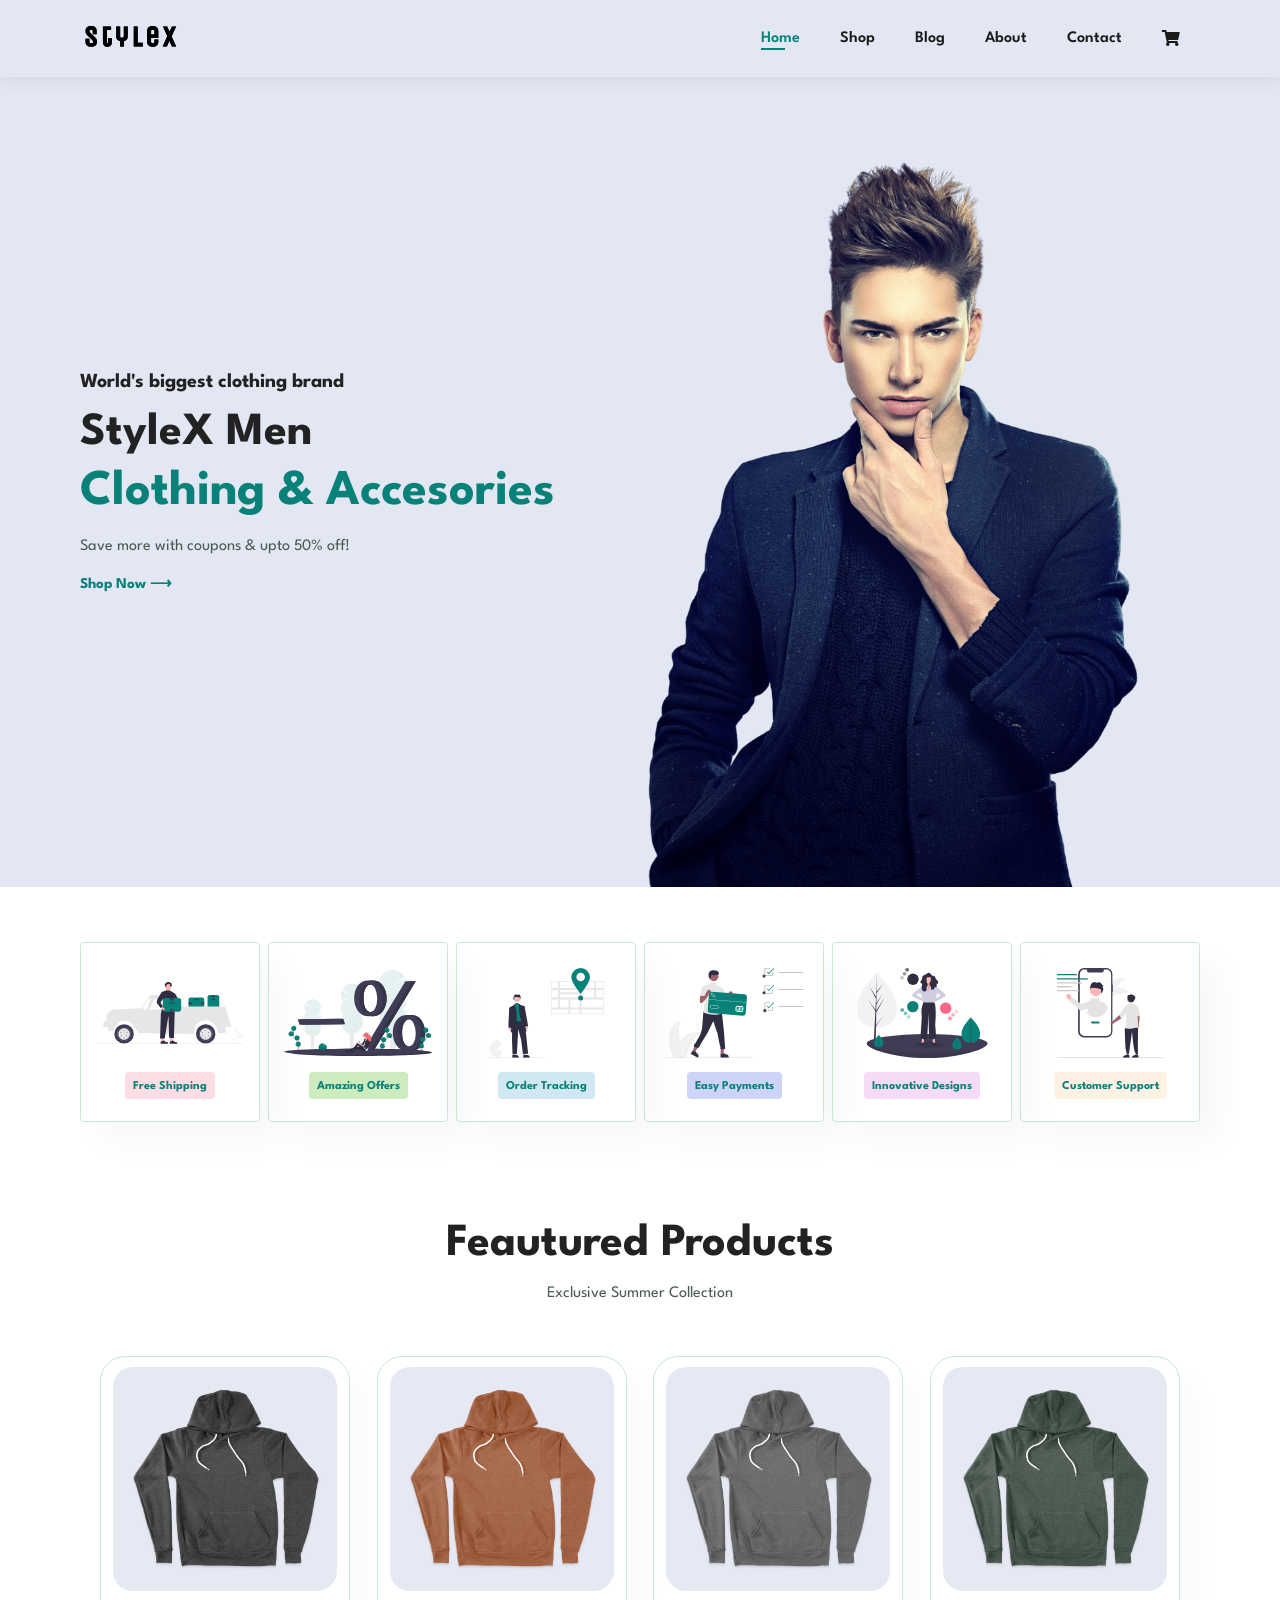
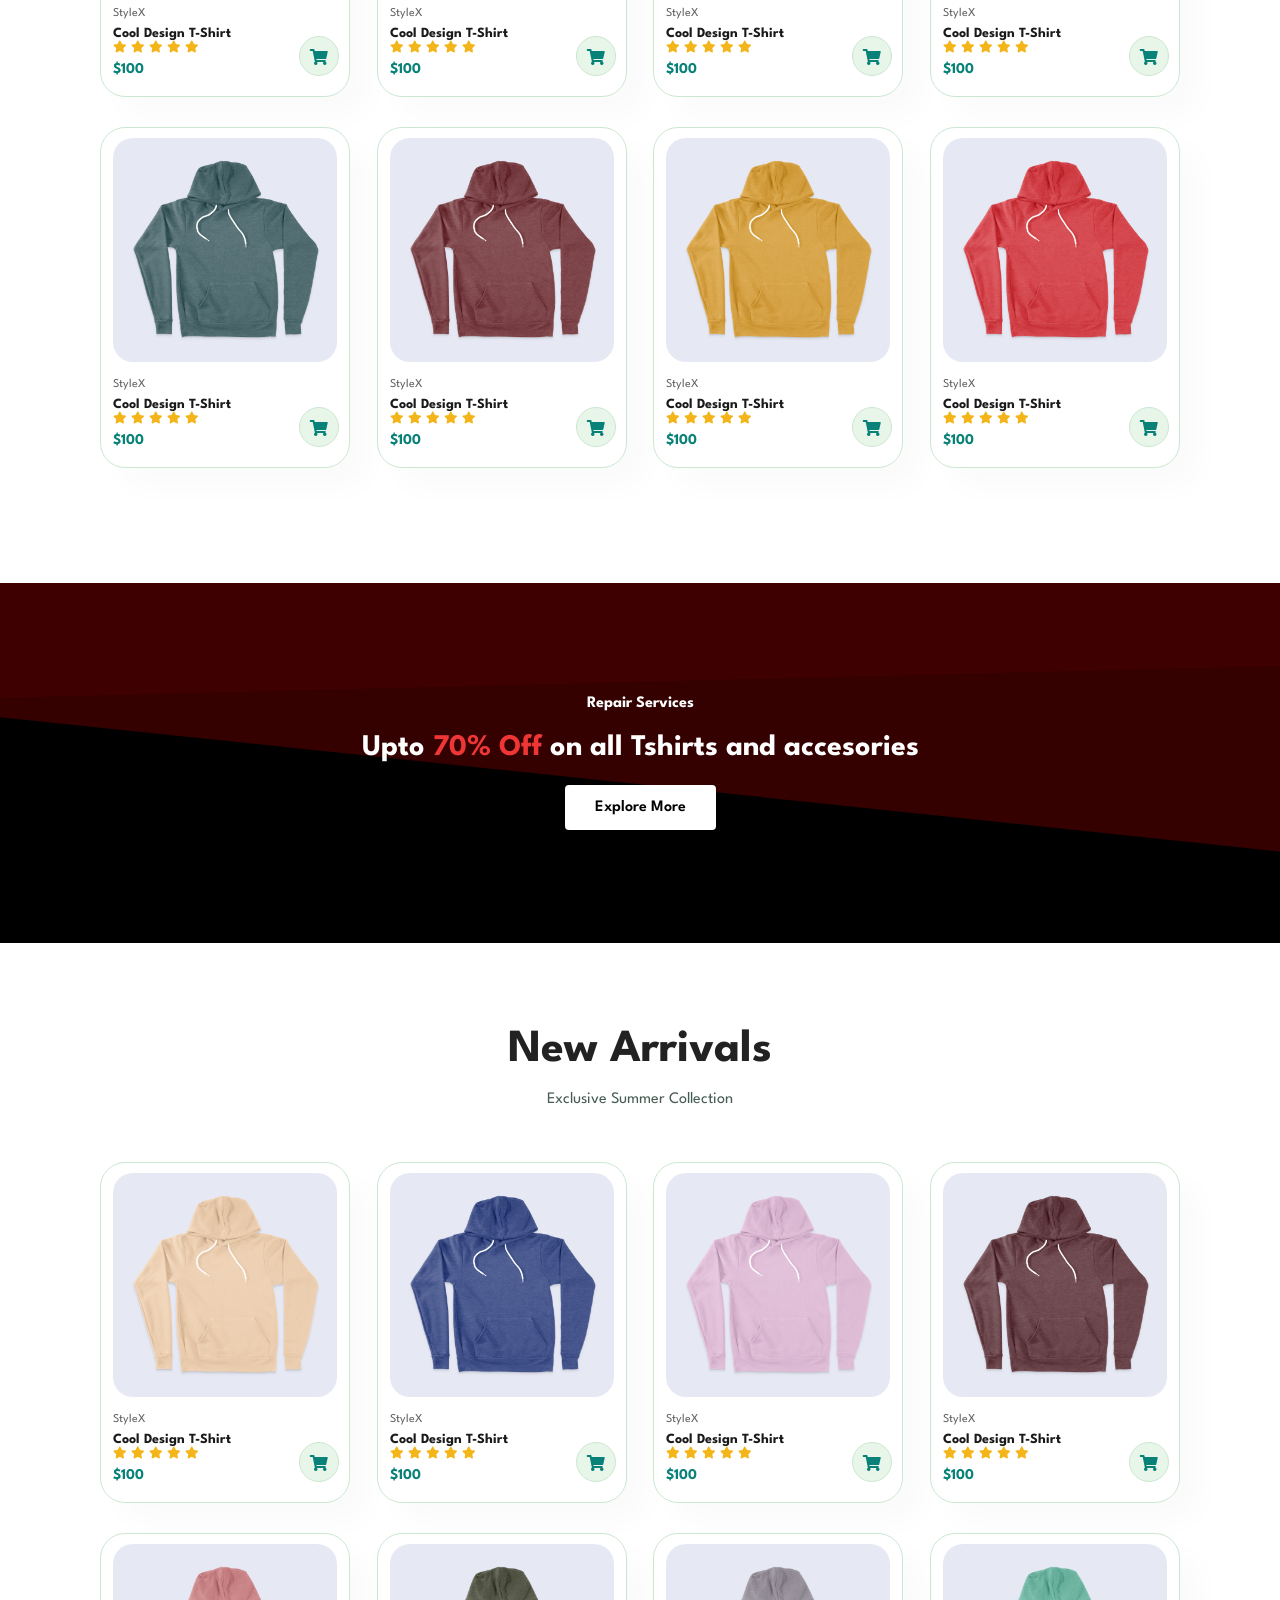
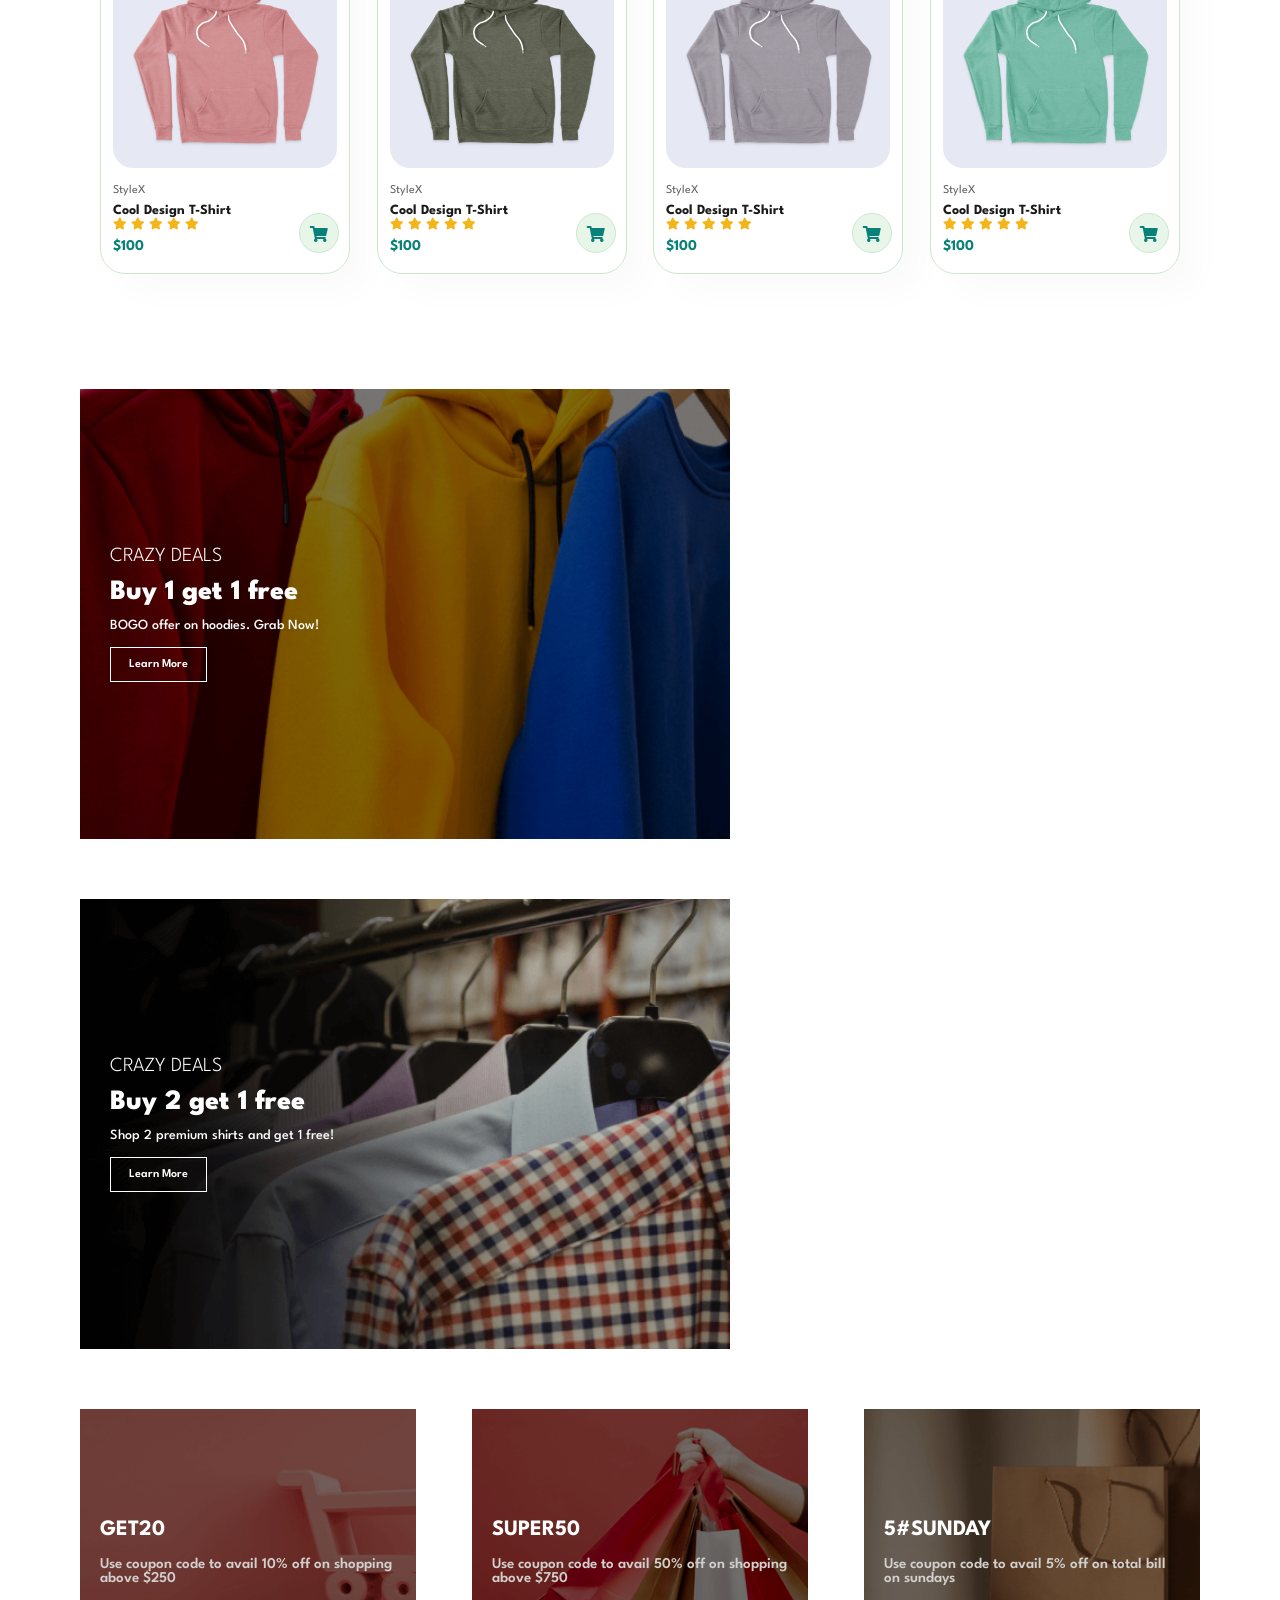
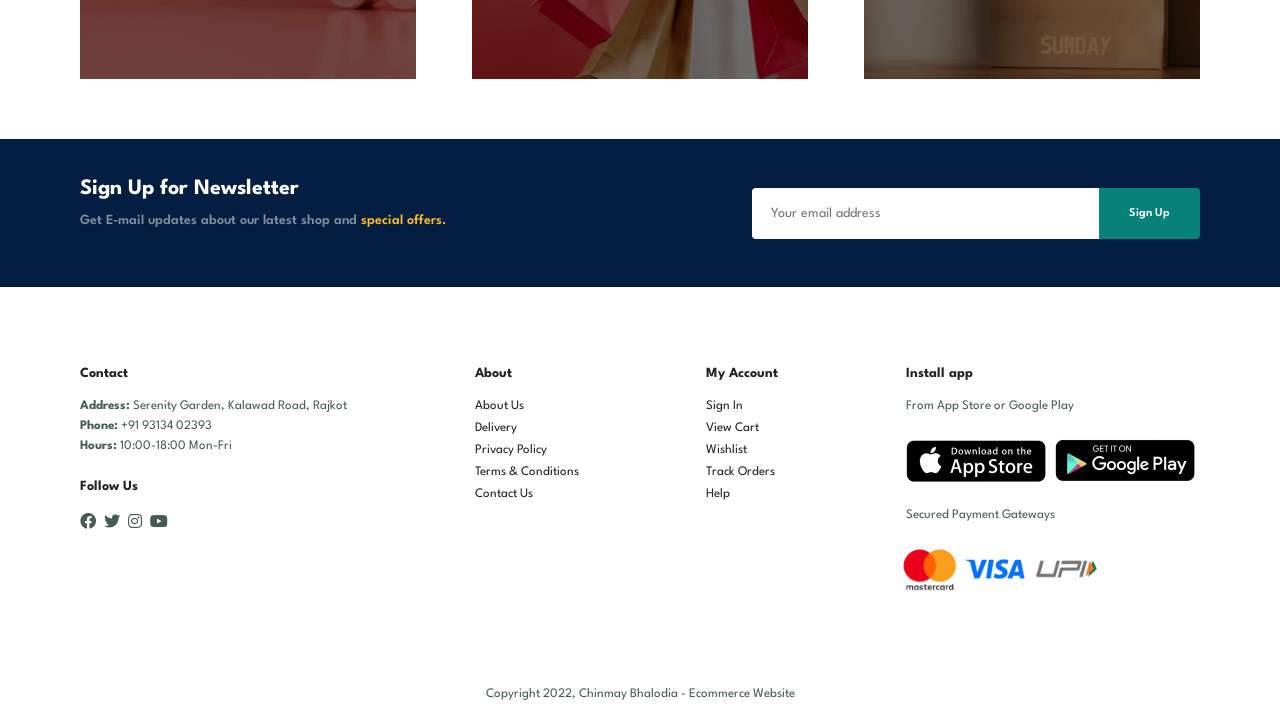
<file: index.html>
<!DOCTYPE html>
<html lang="en">
<head>
    <meta charset="UTF-8">
    <meta http-equiv="X-UA-Compatible" content="IE=edge">
    <meta name="viewport" content="width=device-width, initial-scale=1.0">
    <title>E-Commerce Website</title>
    <link rel="stylesheet" href="https://use.fontawesome.com/releases/v5.15.4/css/all.css" />
    <link rel="stylesheet" href="style.css">

</head>
<body>

    <section id="header">
        <a href="#"><img src="./assets/logo.svg" class="logo" alt="Logo"></a>

        <div>
            <ul id="navbar">
                <li><a href="index.html" class="active">Home</a></li>
                <li><a href="shop.html">Shop</a></li>
                <li><a href="blog.html">Blog</a></li>
                <li><a href="about.html">About</a></li>
                <li><a href="contact.html">Contact</a></li>
                <li><a href="cart.html" id="lg-bag"><i class="fas fa-shopping-cart"></i></a></li>
                <a href="#" id="close"><i class="fas fa-times"></i></a>
            </ul>
        </div>
        <div class="mobile">
            <a href="cart.html"><i class="fas fa-shopping-cart"></i></a>
            <i id="bar" class="fas fa-outdent"></i>
        </div>
    </section>
    
     <section id="hero">
        <h4>World's biggest clothing brand</h4>
        <h2>StyleX Men</h2>
        <h1>Clothing & Accesories</h1>
        <p>Save more with coupons & upto 50% off!</p>
        <button>Shop Now &#10230;</button>
     </section>

     <section id="feature" class="section-p1">
        <div class="ft-box">
            <img src="./assets/ft1.svg" alt="icon">
            <h6>Free Shipping</h6>
        </div>
        <div class="ft-box">
            <img src="./assets/ft4.svg" alt="icon">
            <h6>Amazing Offers</h6>
        </div>
        <div class="ft-box">
            <img src="./assets/ft2.svg" alt="icon">
            <h6>Order Tracking</h6>
        </div>
        <div class="ft-box">
            <img src="./assets/ft3.svg" alt="icon">
            <h6>Easy Payments</h6>
        </div>
        <div class="ft-box">
            <img src="./assets/ft5.svg" alt="icon">
            <h6>Innovative Designs</h6>
        </div>
        <div class="ft-box">
            <img src="./assets/ft6.svg" alt="icon">
            <h6>Customer Support</h6>
        </div>
     </section>

     <section id="product1" class="section-p1">
        <h2>Feautured Products</h2>
        <p>Exclusive Summer Collection</p>

        <div class="pro-container">
            <div class="pro" onclick="window.location.href='product.html';">
                <img src="./assets/p1.png" alt="product">
                <div class="description">
                    <span>StyleX</span>
                    <h5>Cool Design T-Shirt</h5>
                    <div class="stars">
                        <i class="fas fa-star"></i>
                        <i class="fas fa-star"></i>
                        <i class="fas fa-star"></i>
                        <i class="fas fa-star"></i>
                        <i class="fas fa-star"></i>
                    </div>
                    <h4>$100</h4>
                </div>
                <a href="#"><i class="fas fa-shopping-cart cart"></i></a>
            </div>
            <div class="pro" onclick="window.location.href='product.html';">
                <img src="./assets/p2.png" alt="product">
                <div class="description">
                    <span>StyleX</span>
                    <h5>Cool Design T-Shirt</h5>
                    <div class="stars">
                        <i class="fas fa-star"></i>
                        <i class="fas fa-star"></i>
                        <i class="fas fa-star"></i>
                        <i class="fas fa-star"></i>
                        <i class="fas fa-star"></i>
                    </div>
                    <h4>$100</h4>
                </div>
                <a href="#"><i class="fas fa-shopping-cart cart"></i></a>
            </div>
            <div class="pro" onclick="window.location.href='product.html';">
                <img src="./assets/p3.png" alt="product">
                <div class="description">
                    <span>StyleX</span>
                    <h5>Cool Design T-Shirt</h5>
                    <div class="stars">
                        <i class="fas fa-star"></i>
                        <i class="fas fa-star"></i>
                        <i class="fas fa-star"></i>
                        <i class="fas fa-star"></i>
                        <i class="fas fa-star"></i>
                    </div>
                    <h4>$100</h4>
                </div>
                <a href="#"><i class="fas fa-shopping-cart cart"></i></a>
            </div>
            <div class="pro" onclick="window.location.href='product.html';">
                <img src="./assets/p4.png" alt="product">
                <div class="description">
                    <span>StyleX</span>
                    <h5>Cool Design T-Shirt</h5>
                    <div class="stars">
                        <i class="fas fa-star"></i>
                        <i class="fas fa-star"></i>
                        <i class="fas fa-star"></i>
                        <i class="fas fa-star"></i>
                        <i class="fas fa-star"></i>
                    </div>
                    <h4>$100</h4>
                </div>
                <a href="#"><i class="fas fa-shopping-cart cart"></i></a>
            </div>
            <div class="pro" onclick="window.location.href='product.html';">
                <img src="./assets/p5.png" alt="product">
                <div class="description">
                    <span>StyleX</span>
                    <h5>Cool Design T-Shirt</h5>
                    <div class="stars">
                        <i class="fas fa-star"></i>
                        <i class="fas fa-star"></i>
                        <i class="fas fa-star"></i>
                        <i class="fas fa-star"></i>
                        <i class="fas fa-star"></i>
                    </div>
                    <h4>$100</h4>
                </div>
                <a href="#"><i class="fas fa-shopping-cart cart"></i></a>
            </div>
            <div class="pro" onclick="window.location.href='product.html';">
                <img src="./assets/p6.png" alt="product">
                <div class="description">
                    <span>StyleX</span>
                    <h5>Cool Design T-Shirt</h5>
                    <div class="stars">
                        <i class="fas fa-star"></i>
                        <i class="fas fa-star"></i>
                        <i class="fas fa-star"></i>
                        <i class="fas fa-star"></i>
                        <i class="fas fa-star"></i>
                    </div>
                    <h4>$100</h4>
                </div>
                <a href="#"><i class="fas fa-shopping-cart cart"></i></a>
            </div>
            <div class="pro" onclick="window.location.href='product.html';">
                <img src="./assets/p7.png" alt="product">
                <div class="description">
                    <span>StyleX</span>
                    <h5>Cool Design T-Shirt</h5>
                    <div class="stars">
                        <i class="fas fa-star"></i>
                        <i class="fas fa-star"></i>
                        <i class="fas fa-star"></i>
                        <i class="fas fa-star"></i>
                        <i class="fas fa-star"></i>
                    </div>
                    <h4>$100</h4>
                </div>
                <a href="#"><i class="fas fa-shopping-cart cart"></i></a>
            </div>
            <div class="pro" onclick="window.location.href='product.html';">
                <img src="./assets/p8.png" alt="product">
                <div class="description">
                    <span>StyleX</span>
                    <h5>Cool Design T-Shirt</h5>
                    <div class="stars">
                        <i class="fas fa-star"></i>
                        <i class="fas fa-star"></i>
                        <i class="fas fa-star"></i>
                        <i class="fas fa-star"></i>
                        <i class="fas fa-star"></i>
                    </div>
                    <h4>$100</h4>
                </div>
                <a href="#"><i class="fas fa-shopping-cart cart"></i></a>
            </div>
        </div>
     </section>

     <section id="banner" class="section-m1">
        <h4>Repair Services</h4>
        <h2>Upto <span>70% Off</span> on all Tshirts and accesories</h2>
        <button class="normal">Explore More</button>
     </section>

     <section id="product1" class="section-p1">
        <h2>New Arrivals</h2>
        <p>Exclusive Summer Collection</p>

        <div class="pro-container">
            <div class="pro" onclick="window.location.href='product.html';">
                <img src="./assets/p9.png" alt="product">
                <div class="description">
                    <span>StyleX</span>
                    <h5>Cool Design T-Shirt</h5>
                    <div class="stars">
                        <i class="fas fa-star"></i>
                        <i class="fas fa-star"></i>
                        <i class="fas fa-star"></i>
                        <i class="fas fa-star"></i>
                        <i class="fas fa-star"></i>
                    </div>
                    <h4>$100</h4>
                </div>
                <a href="#"><i class="fas fa-shopping-cart cart"></i></a>
            </div>
            <div class="pro" onclick="window.location.href='product.html';">
                <img src="./assets/p10.png" alt="product">
                <div class="description">
                    <span>StyleX</span>
                    <h5>Cool Design T-Shirt</h5>
                    <div class="stars">
                        <i class="fas fa-star"></i>
                        <i class="fas fa-star"></i>
                        <i class="fas fa-star"></i>
                        <i class="fas fa-star"></i>
                        <i class="fas fa-star"></i>
                    </div>
                    <h4>$100</h4>
                </div>
                <a href="#"><i class="fas fa-shopping-cart cart"></i></a>
            </div>
            <div class="pro" onclick="window.location.href='product.html';">
                <img src="./assets/p11.png" alt="product">
                <div class="description">
                    <span>StyleX</span>
                    <h5>Cool Design T-Shirt</h5>
                    <div class="stars">
                        <i class="fas fa-star"></i>
                        <i class="fas fa-star"></i>
                        <i class="fas fa-star"></i>
                        <i class="fas fa-star"></i>
                        <i class="fas fa-star"></i>
                    </div>
                    <h4>$100</h4>
                </div>
                <a href="#"><i class="fas fa-shopping-cart cart"></i></a>
            </div>
            <div class="pro" onclick="window.location.href='product.html';">
                <img src="./assets/p12.png" alt="product">
                <div class="description">
                    <span>StyleX</span>
                    <h5>Cool Design T-Shirt</h5>
                    <div class="stars">
                        <i class="fas fa-star"></i>
                        <i class="fas fa-star"></i>
                        <i class="fas fa-star"></i>
                        <i class="fas fa-star"></i>
                        <i class="fas fa-star"></i>
                    </div>
                    <h4>$100</h4>
                </div>
                <a href="#"><i class="fas fa-shopping-cart cart"></i></a>
            </div>
            <div class="pro" onclick="window.location.href='product.html';">
                <img src="./assets/p13.png" alt="product">
                <div class="description">
                    <span>StyleX</span>
                    <h5>Cool Design T-Shirt</h5>
                    <div class="stars">
                        <i class="fas fa-star"></i>
                        <i class="fas fa-star"></i>
                        <i class="fas fa-star"></i>
                        <i class="fas fa-star"></i>
                        <i class="fas fa-star"></i>
                    </div>
                    <h4>$100</h4>
                </div>
                <a href="#"><i class="fas fa-shopping-cart cart"></i></a>
            </div>
            <div class="pro" onclick="window.location.href='product.html';">
                <img src="./assets/p14.png" alt="product">
                <div class="description">
                    <span>StyleX</span>
                    <h5>Cool Design T-Shirt</h5>
                    <div class="stars">
                        <i class="fas fa-star"></i>
                        <i class="fas fa-star"></i>
                        <i class="fas fa-star"></i>
                        <i class="fas fa-star"></i>
                        <i class="fas fa-star"></i>
                    </div>
                    <h4>$100</h4>
                </div>
                <a href="#"><i class="fas fa-shopping-cart cart"></i></a>
            </div>
            <div class="pro" onclick="window.location.href='product.html';">
                <img src="./assets/p15.png" alt="product">
                <div class="description">
                    <span>StyleX</span>
                    <h5>Cool Design T-Shirt</h5>
                    <div class="stars">
                        <i class="fas fa-star"></i>
                        <i class="fas fa-star"></i>
                        <i class="fas fa-star"></i>
                        <i class="fas fa-star"></i>
                        <i class="fas fa-star"></i>
                    </div>
                    <h4>$100</h4>
                </div>
                <a href="#"><i class="fas fa-shopping-cart cart"></i></a>
            </div>
            <div class="pro" onclick="window.location.href='product.html';">
                <img src="./assets/p16.png" alt="product">
                <div class="description">
                    <span>StyleX</span>
                    <h5>Cool Design T-Shirt</h5>
                    <div class="stars">
                        <i class="fas fa-star"></i>
                        <i class="fas fa-star"></i>
                        <i class="fas fa-star"></i>
                        <i class="fas fa-star"></i>
                        <i class="fas fa-star"></i>
                    </div>
                    <h4>$100</h4>
                </div>
                <a href="#"><i class="fas fa-shopping-cart cart"></i></a>
            </div>
        </div>
     </section>

     <section id="sm-banner" class="section-p1">
        <div class="banner-box">
            <h4>CRAZY DEALS</h4>
            <h2>Buy 1 get 1 free</h2>
            <span>BOGO offer on hoodies. Grab Now!</span>
            <button class="white">Learn More</button>
        </div>
        <div class="banner-box box2">
            <h4>CRAZY DEALS</h4>
            <h2>Buy 2 get 1 free</h2>
            <span>Shop 2 premium shirts and get 1 free!</span>
            <button class="white">Learn More</button>
        </div>
     </section>

     <section id="xsm-banner">
        <div class="banner-box">
            <h2>GET20</h2>
            <h3>Use coupon code to avail 10% off on shopping above $250</h3>
        </div>
        <div class="banner-box xsm-box2">
            <h2>SUPER50</h2>
            <h3>Use coupon code to avail 50% off on shopping above $750</h3>
        </div>
        <div class="banner-box xsm-box3">
            <h2>5#SUNDAY</h2>
            <h3>Use coupon code to avail 5% off on total bill on sundays</h3>
        </div>
     </section>

     <section id="newsletter" class="section-p1 section-m1">
        <div class="newstext">
            <h4>Sign Up for Newsletter</h4>
            <p>Get E-mail updates about our latest shop and <span>special offers.</span></p>
        </div>

        <div class="form">
            <input type="text" placeholder="Your email address">
            <button class="normal">Sign Up</button>
        </div>
     </section>

     <footer class="section-p1">
        <div class="col">
            <h4>Contact</h4>
            <p><strong>Address:</strong> Serenity Garden, Kalawad Road, Rajkot</p>
            <p><strong>Phone:</strong> +91 93134 02393</p>
            <p><strong>Hours:</strong> 10:00-18:00 Mon-Fri</p>
            <div class="follow">
                <h4>Follow Us</h4>
                <div class="icons">
                    <i class="fab fa-facebook"></i>
                    <i class="fab fa-twitter"></i>
                    <i class="fab fa-instagram"></i>
                    <i class="fab fa-youtube"></i>
                </div>
            </div>
        </div>

        <div class="col">
            <h4>About</h4>
            <a href="#">About Us</a>
            <a href="#">Delivery</a>
            <a href="#">Privacy Policy</a>
            <a href="#">Terms & Conditions</a>
            <a href="#">Contact Us</a>
        </div>

        <div class="col">
            <h4>My Account</h4>
            <a href="#">Sign In</a>
            <a href="#">View Cart</a>
            <a href="#">Wishlist</a>
            <a href="#">Track Orders</a>
            <a href="#">Help</a>
        </div>

        <div class="col install">
            <h4>Install app</h4>
            <p>From App Store or Google Play</p>
            <div class="row">
                <img src="./assets/app-store.png" alt="img">
                <img src="./assets/google-play.png" alt="img">
            </div>
            <p>Secured Payment Gateways</p>
            <div class="row2">
                <img src="./assets/payment.png" alt="img">
            </div>
        </div>
     </footer>

     <section id="copyright" class="section-p1">
        <p>Copyright 2022, Chinmay Bhalodia - Ecommerce Website</p>
     </section>

    <script src="script.js"></script>
</body>
</html>
</file>
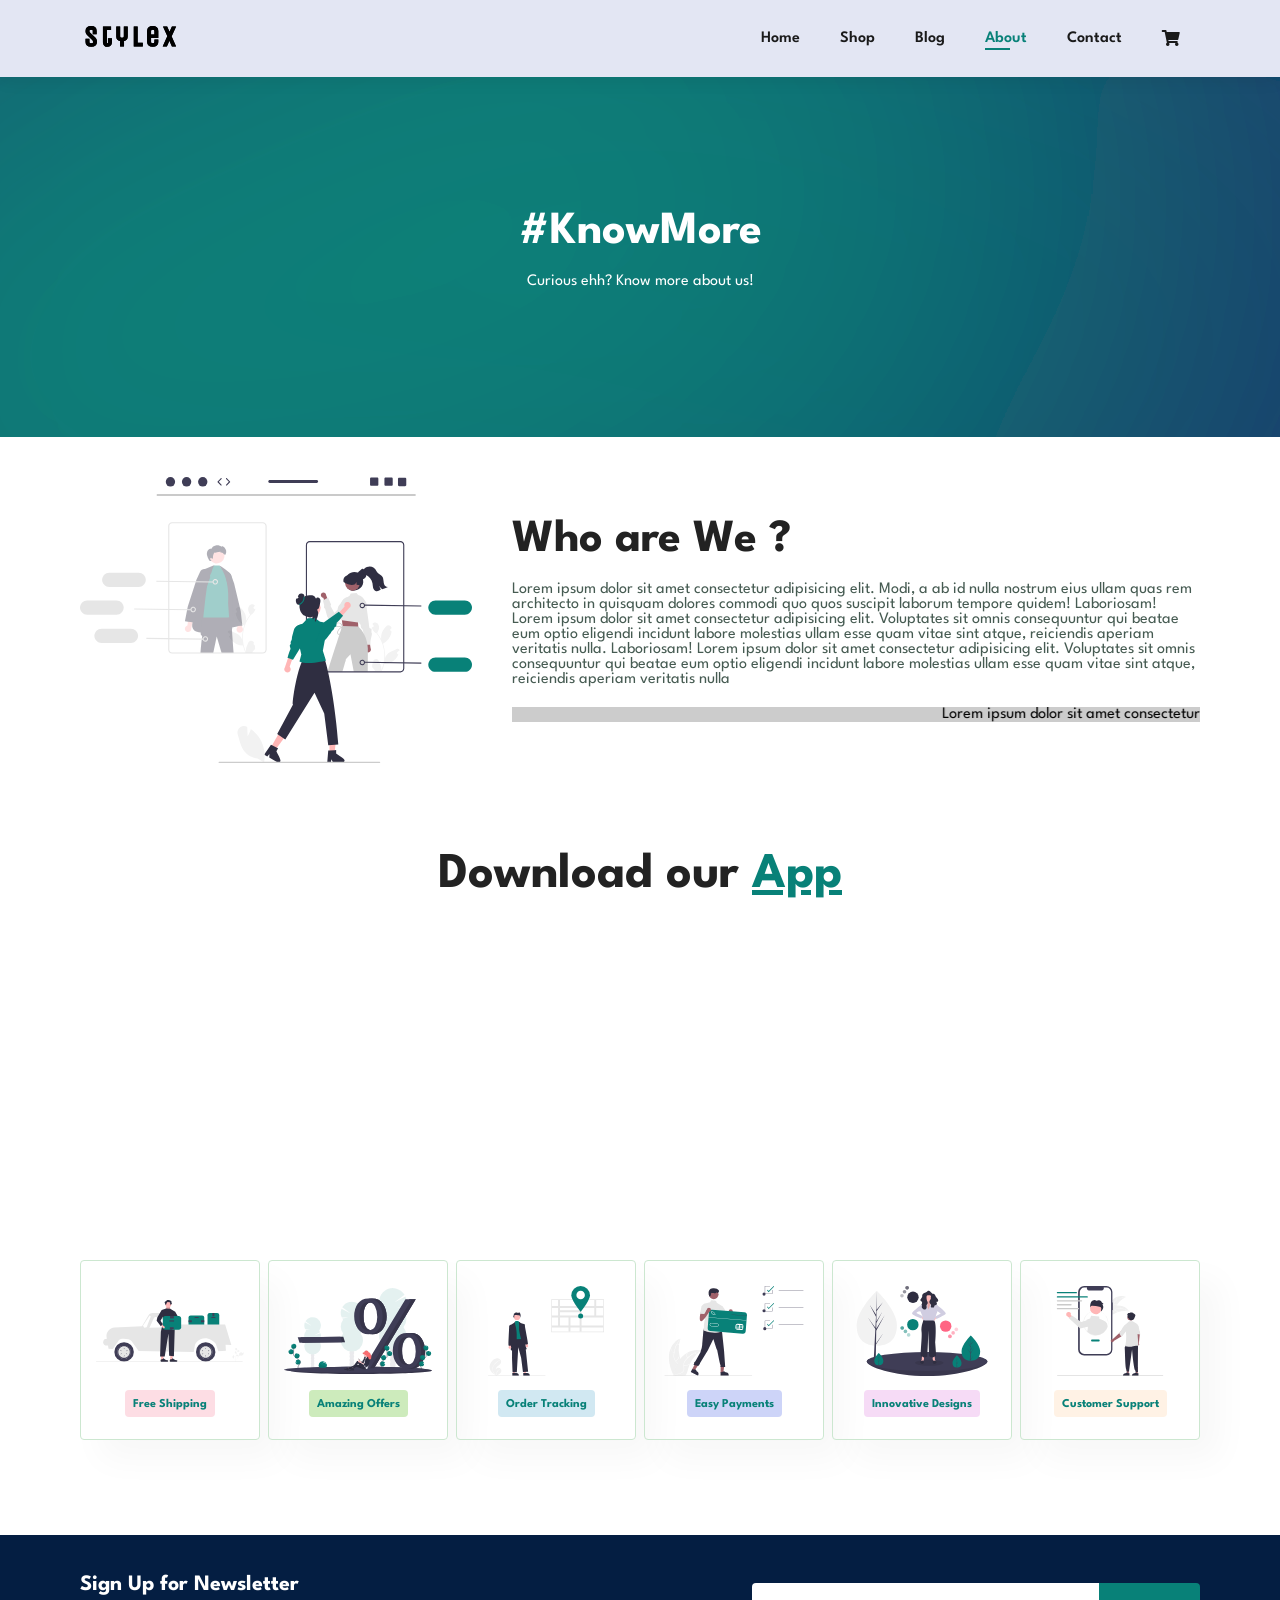
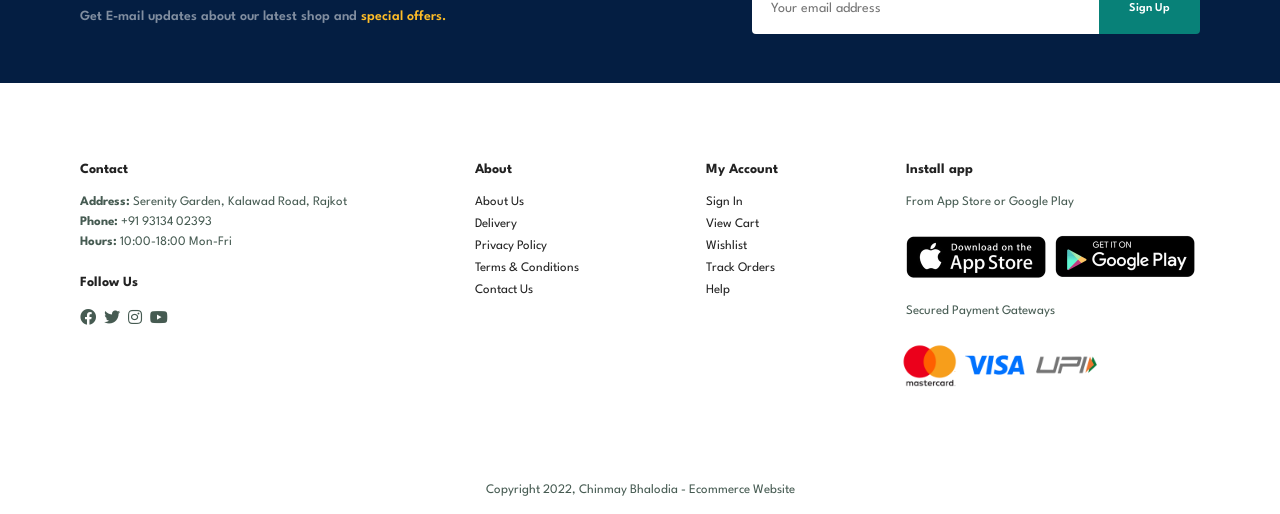
<file: about.html>
<!DOCTYPE html>
<html lang="en">
<head>
    <meta charset="UTF-8">
    <meta http-equiv="X-UA-Compatible" content="IE=edge">
    <meta name="viewport" content="width=device-width, initial-scale=1.0">
    <title>E-Commerce Website</title>
    <link rel="stylesheet" href="https://use.fontawesome.com/releases/v5.15.4/css/all.css" />
    <link rel="stylesheet" href="style.css">

</head>
<body>

    <section id="header">
        <a href="#"><img src="./assets/logo.svg" class="logo" alt="Logo"></a>

        <div>
            <ul id="navbar">
                <li><a href="index.html">Home</a></li>
                <li><a href="shop.html">Shop</a></li>
                <li><a href="blog.html">Blog</a></li>
                <li><a href="about.html" class="active">About</a></li>
                <li><a href="contact.html">Contact</a></li>
                <li><a href="cart.html" id="lg-bag"><i class="fas fa-shopping-cart"></i></a></li>
                <a href="#" id="close"><i class="fas fa-times"></i></a>
            </ul>
        </div>
        <div class="mobile">
            <a href="cart.html"><i class="fas fa-shopping-cart"></i></a>
            <i id="bar" class="fas fa-outdent"></i>
        </div>
    </section>
    
    <section id="page-header" class="about-header">
    <h2>#KnowMore</h2>
    <p>Curious ehh? Know more about us!</p>
    </section>

    <section id="about-head" class="section-p1">
        <img src="./assets/about-img.svg" alt="">
        <div>
            <h2>Who are We ?</h2>
            <p>Lorem ipsum dolor sit amet consectetur adipisicing elit. Modi, a ab id nulla nostrum eius ullam quas rem architecto in quisquam dolores commodi quo quos suscipit laborum tempore quidem! Laboriosam! Lorem ipsum dolor sit amet consectetur adipisicing elit. Voluptates sit omnis consequuntur qui beatae eum optio eligendi incidunt labore molestias ullam esse quam vitae sint atque, reiciendis aperiam veritatis nulla. Laboriosam! Lorem ipsum dolor sit amet consectetur adipisicing elit. Voluptates sit omnis consequuntur qui beatae eum optio eligendi incidunt labore molestias ullam esse quam vitae sint atque, reiciendis aperiam veritatis nulla</p>

            <marquee bgcolor="#ccc" loop="-1" scrollamount="5" width="100%">Lorem ipsum dolor sit amet consectetur adipisicing elit. Modi, a ab id nulla nostrum eius esse quam vitae sint atque, reiciendis aperiam veritatis nulla</marquee>
        </div>
    </section>

    <section id="about-app" class="section-p1">
        <h1>Download our <a href="#">App</a></h1>
        <div class="video">
            <video autoplay muted loop src="./assets/App-Video.mp4"></video>
        </div>
    </section>

    <section id="feature" class="section-p1">
        <div class="ft-box">
            <img src="./assets/ft1.svg" alt="icon">
            <h6>Free Shipping</h6>
        </div>
        <div class="ft-box">
            <img src="./assets/ft4.svg" alt="icon">
            <h6>Amazing Offers</h6>
        </div>
        <div class="ft-box">
            <img src="./assets/ft2.svg" alt="icon">
            <h6>Order Tracking</h6>
        </div>
        <div class="ft-box">
            <img src="./assets/ft3.svg" alt="icon">
            <h6>Easy Payments</h6>
        </div>
        <div class="ft-box">
            <img src="./assets/ft5.svg" alt="icon">
            <h6>Innovative Designs</h6>
        </div>
        <div class="ft-box">
            <img src="./assets/ft6.svg" alt="icon">
            <h6>Customer Support</h6>
        </div>
     </section>

    <section id="newsletter" class="section-p1 section-m1">
        <div class="newstext">
            <h4>Sign Up for Newsletter</h4>
            <p>Get E-mail updates about our latest shop and <span>special offers.</span></p>
        </div>

        <div class="form">
            <input type="text" placeholder="Your email address">
            <button class="normal">Sign Up</button>
        </div>
    </section>

    <footer class="section-p1">
        <div class="col">
            <h4>Contact</h4>
            <p><strong>Address:</strong> Serenity Garden, Kalawad Road, Rajkot</p>
            <p><strong>Phone:</strong> +91 93134 02393</p>
            <p><strong>Hours:</strong> 10:00-18:00 Mon-Fri</p>
            <div class="follow">
                <h4>Follow Us</h4>
                <div class="icons">
                    <i class="fab fa-facebook"></i>
                    <i class="fab fa-twitter"></i>
                    <i class="fab fa-instagram"></i>
                    <i class="fab fa-youtube"></i>
                </div>
            </div>
        </div>

        <div class="col">
            <h4>About</h4>
            <a href="#">About Us</a>
            <a href="#">Delivery</a>
            <a href="#">Privacy Policy</a>
            <a href="#">Terms & Conditions</a>
            <a href="#">Contact Us</a>
        </div>

        <div class="col">
            <h4>My Account</h4>
            <a href="#">Sign In</a>
            <a href="#">View Cart</a>
            <a href="#">Wishlist</a>
            <a href="#">Track Orders</a>
            <a href="#">Help</a>
        </div>

        <div class="col install">
            <h4>Install app</h4>
            <p>From App Store or Google Play</p>
            <div class="row">
                <img src="./assets/app-store.png" alt="img">
                <img src="./assets/google-play.png" alt="img">
            </div>
            <p>Secured Payment Gateways</p>
            <div class="row2">
                <img src="./assets/payment.png" alt="img">
            </div>
        </div>
     </footer>

    <section id="copyright" class="section-p1">
    <p>Copyright 2022, Chinmay Bhalodia - Ecommerce Website</p>
    </section>

    <script src="script.js"></script>
</body>
</html>
</file>
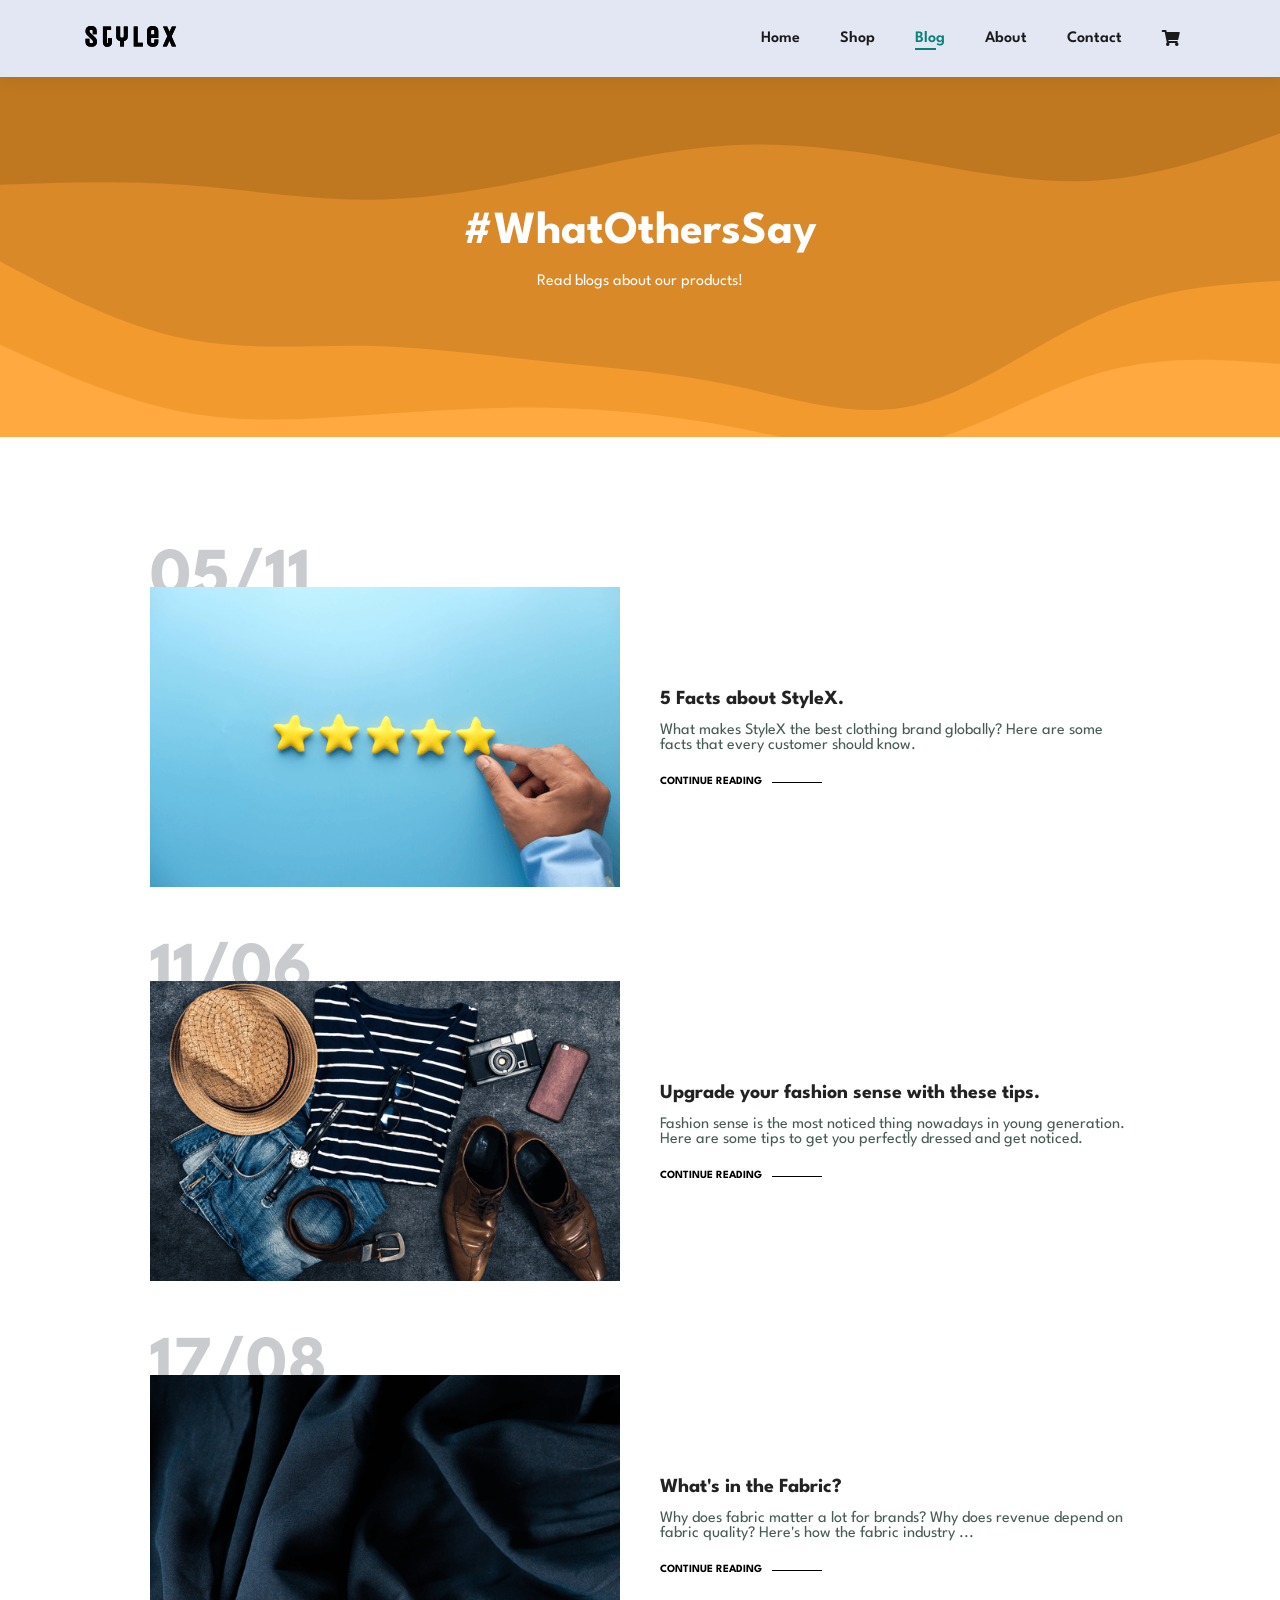
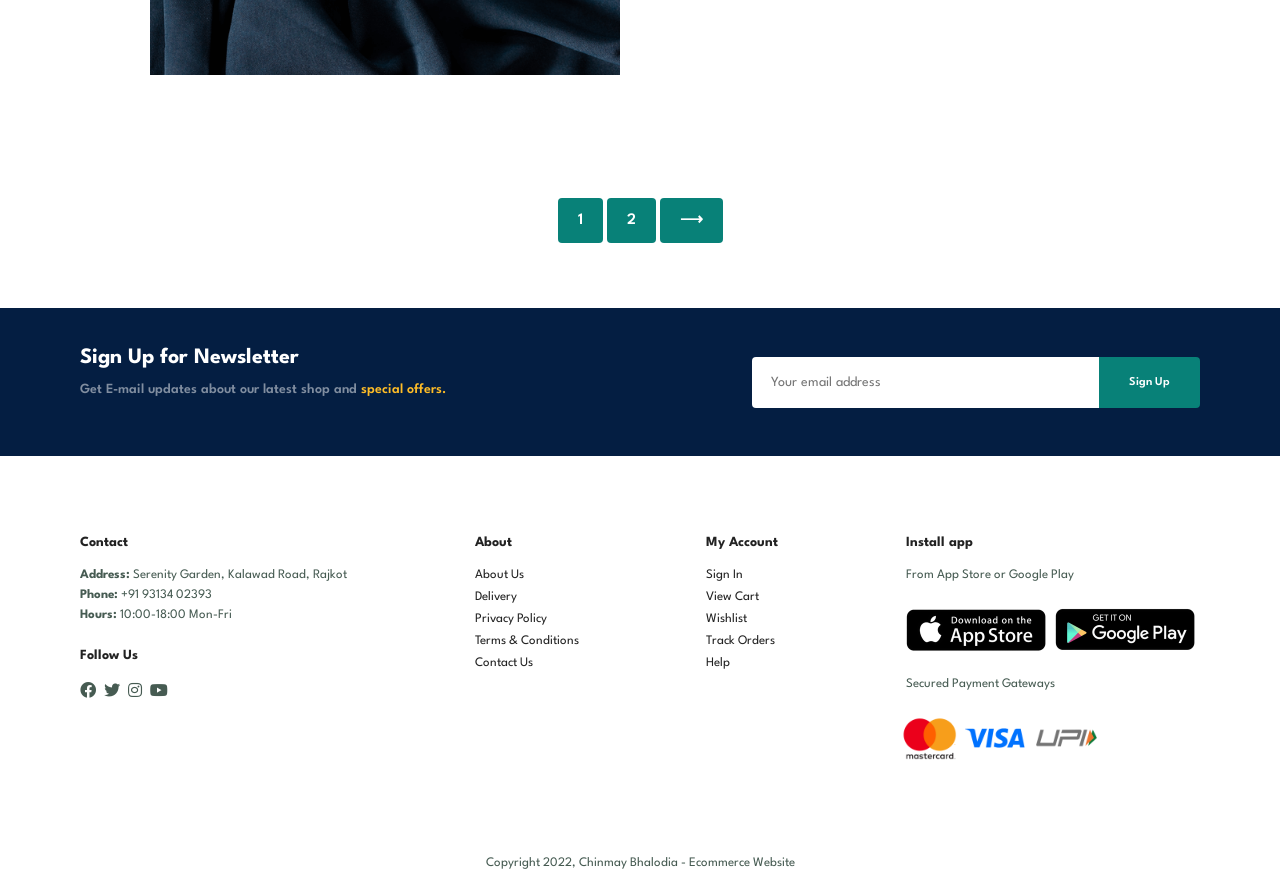
<file: blog.html>
<!DOCTYPE html>
<html lang="en">
<head>
    <meta charset="UTF-8">
    <meta http-equiv="X-UA-Compatible" content="IE=edge">
    <meta name="viewport" content="width=device-width, initial-scale=1.0">
    <title>E-Commerce Website</title>
    <link rel="stylesheet" href="https://use.fontawesome.com/releases/v5.15.4/css/all.css" />
    <link rel="stylesheet" href="style.css">

</head>
<body>

    <section id="header">
        <a href="#"><img src="./assets/logo.svg" class="logo" alt="Logo"></a>

        <div>
            <ul id="navbar">
                <li><a href="index.html">Home</a></li>
                <li><a href="shop.html">Shop</a></li>
                <li><a href="blog.html" class="active">Blog</a></li>
                <li><a href="about.html">About</a></li>
                <li><a href="contact.html">Contact</a></li>
                <li><a href="cart.html" id="lg-bag"><i class="fas fa-shopping-cart"></i></a></li>
                <a href="#" id="close"><i class="fas fa-times"></i></a>
            </ul>
        </div>
        <div class="mobile">
            <a href="cart.html"><i class="fas fa-shopping-cart"></i></a>
            <i id="bar" class="fas fa-outdent"></i>
        </div>
    </section>
    
     <section id="page-header" class="blog-header">
        <h2>#WhatOthersSay</h2>
        <p>Read blogs about our products!</p>
     </section>

     <section id="blog">
        <div class="blog-box">
            <div class="blog-img">
                <img src="./assets/blog2.png" alt="blogimg">
            </div>
            <div class="blog-details">
                <h4>5 Facts about StyleX.</h4>
                <p>What makes StyleX the best clothing brand globally? Here are some facts that every customer should know.</p>
                <a href="#">CONTINUE READING</a>
            </div>
            <h1>05/11</h1>
        </div>
        <div class="blog-box">
            <div class="blog-img">
                <img src="./assets/blog3.png" alt="blogimg">
            </div>
            <div class="blog-details">
                <h4>Upgrade your fashion sense with these tips.</h4>
                <p>Fashion sense is the most noticed thing nowadays in young generation. Here are some tips to get you perfectly dressed and get noticed.</p>
                <a href="#">CONTINUE READING</a>
            </div>
            <h1>11/06</h1>
        </div>
        <div class="blog-box">
            <div class="blog-img">
                <img src="./assets/blog1.png" alt="blogimg">
            </div>
            <div class="blog-details">
                <h4>What's in the Fabric?</h4>
                <p>Why does fabric matter a lot for brands? Why does revenue depend on fabric quality? Here's how the fabric industry ...</p>
                <a href="#">CONTINUE READING</a>
            </div>
            <h1>17/08</h1>
        </div>
     </section>

     <section id="pagination" class="section-p1">
        <a href="#">1</a>
        <a href="#">2</a>
        <a href="#">&#10230;</a>
     </section>

     <section id="newsletter" class="section-p1 section-m1">
        <div class="newstext">
            <h4>Sign Up for Newsletter</h4>
            <p>Get E-mail updates about our latest shop and <span>special offers.</span></p>
        </div>

        <div class="form">
            <input type="text" placeholder="Your email address">
            <button class="normal">Sign Up</button>
        </div>
     </section>

     <footer class="section-p1">
        <div class="col">
            <h4>Contact</h4>
            <p><strong>Address:</strong> Serenity Garden, Kalawad Road, Rajkot</p>
            <p><strong>Phone:</strong> +91 93134 02393</p>
            <p><strong>Hours:</strong> 10:00-18:00 Mon-Fri</p>
            <div class="follow">
                <h4>Follow Us</h4>
                <div class="icons">
                    <i class="fab fa-facebook"></i>
                    <i class="fab fa-twitter"></i>
                    <i class="fab fa-instagram"></i>
                    <i class="fab fa-youtube"></i>
                </div>
            </div>
        </div>

        <div class="col">
            <h4>About</h4>
            <a href="#">About Us</a>
            <a href="#">Delivery</a>
            <a href="#">Privacy Policy</a>
            <a href="#">Terms & Conditions</a>
            <a href="#">Contact Us</a>
        </div>

        <div class="col">
            <h4>My Account</h4>
            <a href="#">Sign In</a>
            <a href="#">View Cart</a>
            <a href="#">Wishlist</a>
            <a href="#">Track Orders</a>
            <a href="#">Help</a>
        </div>

        <div class="col install">
            <h4>Install app</h4>
            <p>From App Store or Google Play</p>
            <div class="row">
                <img src="./assets/app-store.png" alt="img">
                <img src="./assets/google-play.png" alt="img">
            </div>
            <p>Secured Payment Gateways</p>
            <div class="row2">
                <img src="./assets/payment.png" alt="img">
            </div>
        </div>
     </footer>

     <section id="copyright" class="section-p1">
        <p>Copyright 2022, Chinmay Bhalodia - Ecommerce Website</p>
     </section>

    <script src="script.js"></script>
</body>
</html>
</file>
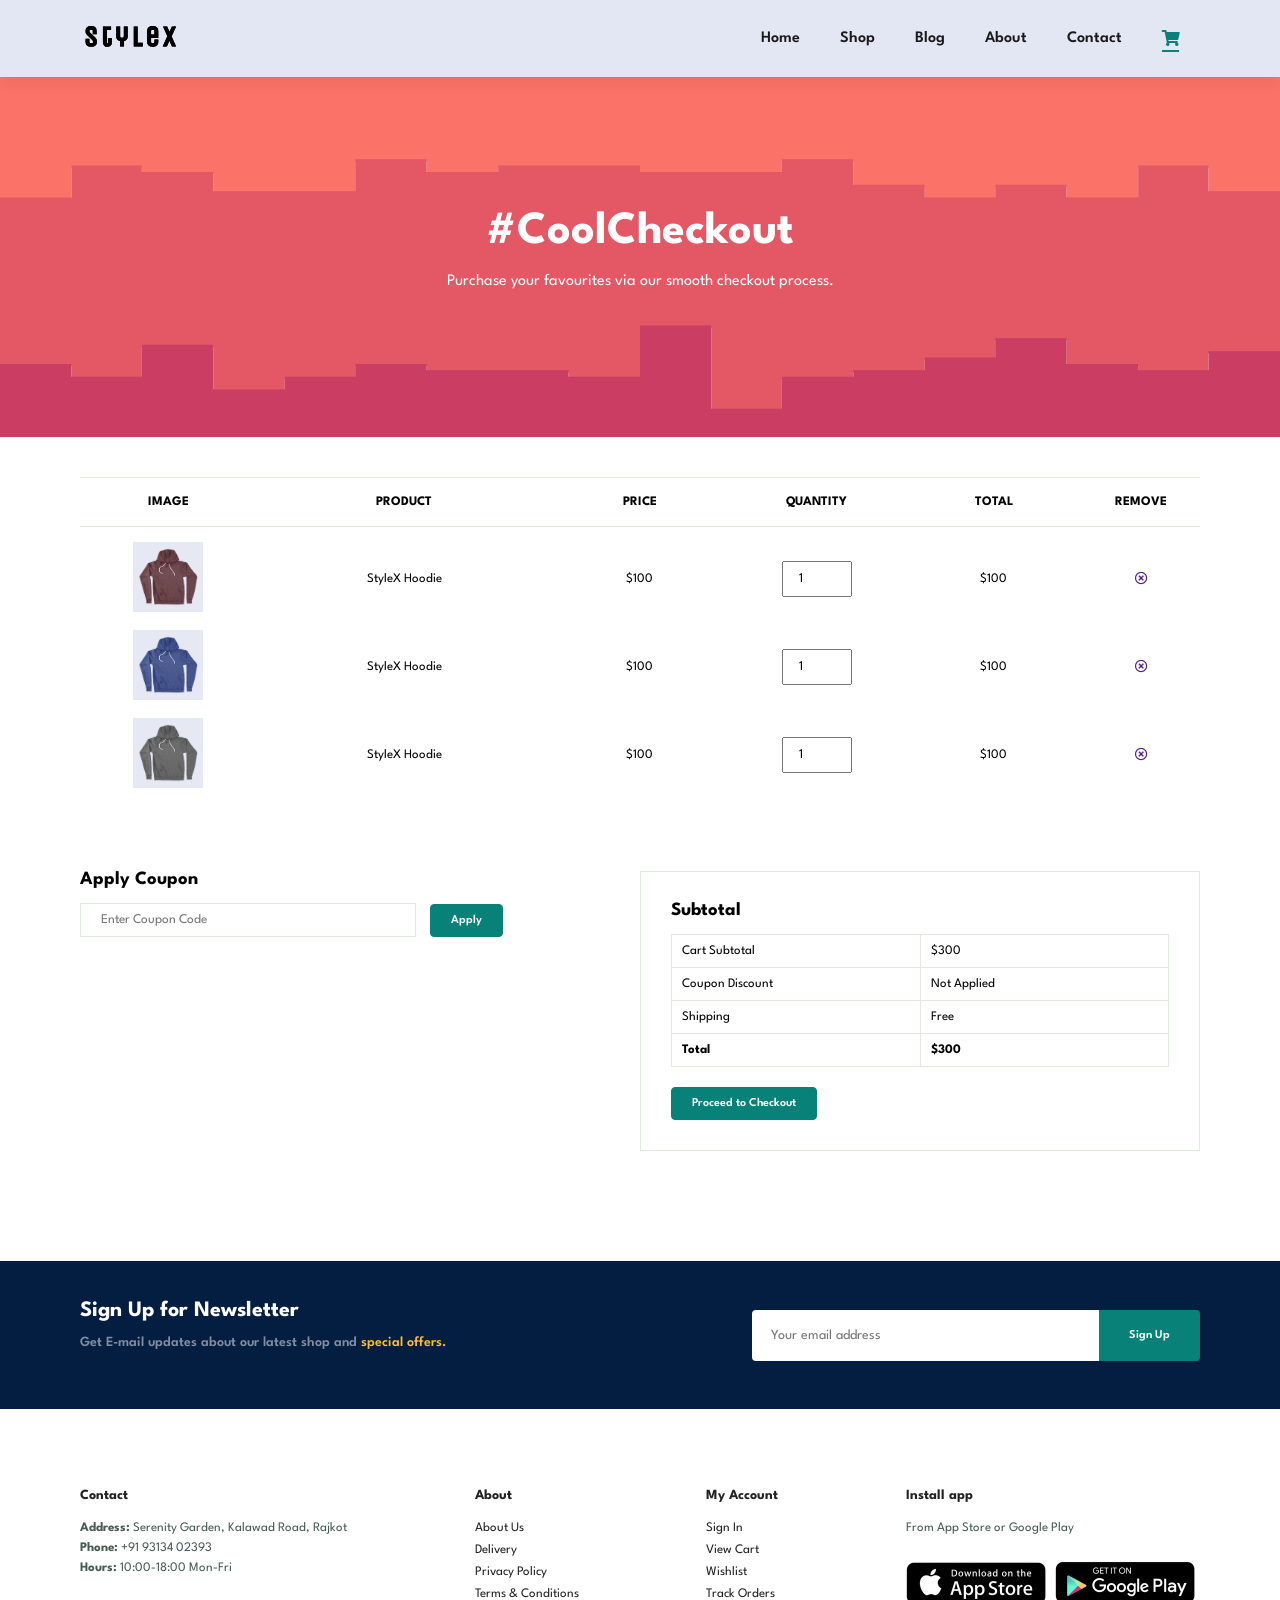
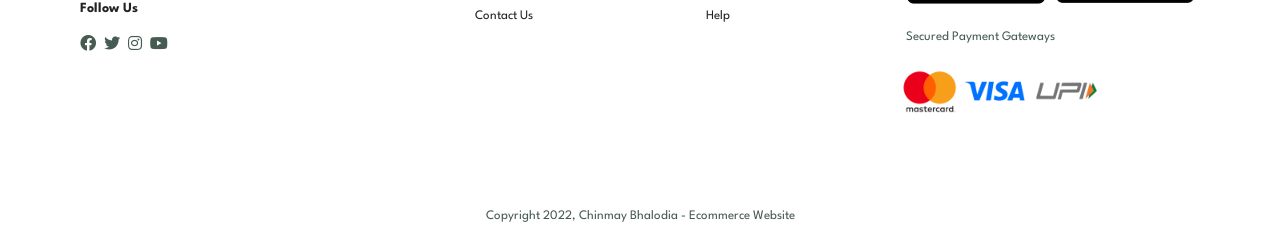
<file: cart.html>
<!DOCTYPE html>
<html lang="en">
<head>
    <meta charset="UTF-8">
    <meta http-equiv="X-UA-Compatible" content="IE=edge">
    <meta name="viewport" content="width=device-width, initial-scale=1.0">
    <title>E-Commerce Website</title>
    <link rel="stylesheet" href="https://use.fontawesome.com/releases/v5.15.4/css/all.css" />
    <link rel="stylesheet" href="style.css">

</head>
<body>

    <section id="header">
        <a href="#"><img src="./assets/logo.svg" class="logo" alt="Logo"></a>

        <div>
            <ul id="navbar">
                <li><a href="index.html">Home</a></li>
                <li><a href="shop.html">Shop</a></li>
                <li><a href="blog.html">Blog</a></li>
                <li><a href="about.html">About</a></li>
                <li><a href="contact.html">Contact</a></li>
                <li><a href="cart.html" id="lg-bag" class="active"><i class="fas fa-shopping-cart"></i></a></li>
                <a href="#" id="close"><i class="fas fa-times"></i></a>
            </ul>
        </div>
        <div class="mobile">
            <a href="cart.html"><i class="fas fa-shopping-cart"></i></a>
            <i id="bar" class="fas fa-outdent"></i>
        </div>
    </section>
    
    <section id="page-header" class="cart-header">
    <h2>#CoolCheckout</h2>
    <p>Purchase your favourites via our smooth checkout process.</p>
    </section>

    <section id="cart" class="section-p1">
        <table width="100%">
            <thead>
                <tr>
                    <td>Image</td>
                    <td>Product</td>
                    <td>Price</td>
                    <td>Quantity</td>
                    <td>Total</td>
                    <td>Remove</td>
                </tr>
            </thead>
            <tbody>
                <tr>
                    <td><img src="./assets/p12.png" alt=""></td>
                    <td>StyleX Hoodie</td>
                    <td>$100</td>
                    <td><input type="number" value="1"></td>
                    <td>$100</td>
                    <td><a href=""><i class="far fa-times-circle"></i></a></td>
                </tr>
                <tr>
                    <td><img src="./assets/p10.png" alt=""></td>
                    <td>StyleX Hoodie</td>
                    <td>$100</td>
                    <td><input type="number" value="1"></td>
                    <td>$100</td>
                    <td><a href=""><i class="far fa-times-circle"></i></a></td>
                </tr>
                <tr>
                    <td><img src="./assets/p3.png" alt=""></td>
                    <td>StyleX Hoodie</td>
                    <td>$100</td>
                    <td><input type="number" value="1"></td>
                    <td>$100</td>
                    <td><a href=""><i class="far fa-times-circle"></i></a></td>
                </tr>
            </tbody>
        </table>
    </section>

    <section id="cart-add" class="section-p1">
        <div id="coupon">
            <h3>Apply Coupon</h3>
            <div>
                <input type="text" placeholder="Enter Coupon Code">
                <button class="normal">Apply</button>
            </div>
        </div>

        <div id="subtotal">
            <h3>Subtotal</h3>
            <table>
                <tr>
                    <td>Cart Subtotal</td>
                    <td>$300</td>
                </tr>
                <tr>
                    <td>Coupon Discount</td>
                    <td>Not Applied</td>
                </tr>
                <tr>
                    <td>Shipping</td>
                    <td>Free</td>
                </tr>
                <tr>
                    <td><strong>Total</strong></td>
                    <td><strong>$300</strong></td>
                </tr>
            </table>
            <button class="normal">Proceed to Checkout</button>
        </div>
    </section>

    <section id="newsletter" class="section-p1 section-m1">
        <div class="newstext">
            <h4>Sign Up for Newsletter</h4>
            <p>Get E-mail updates about our latest shop and <span>special offers.</span></p>
        </div>

        <div class="form">
            <input type="text" placeholder="Your email address">
            <button class="normal">Sign Up</button>
        </div>
    </section>

    <footer class="section-p1">
        <div class="col">
            <h4>Contact</h4>
            <p><strong>Address:</strong> Serenity Garden, Kalawad Road, Rajkot</p>
            <p><strong>Phone:</strong> +91 93134 02393</p>
            <p><strong>Hours:</strong> 10:00-18:00 Mon-Fri</p>
            <div class="follow">
                <h4>Follow Us</h4>
                <div class="icons">
                    <i class="fab fa-facebook"></i>
                    <i class="fab fa-twitter"></i>
                    <i class="fab fa-instagram"></i>
                    <i class="fab fa-youtube"></i>
                </div>
            </div>
        </div>

        <div class="col">
            <h4>About</h4>
            <a href="#">About Us</a>
            <a href="#">Delivery</a>
            <a href="#">Privacy Policy</a>
            <a href="#">Terms & Conditions</a>
            <a href="#">Contact Us</a>
        </div>

        <div class="col">
            <h4>My Account</h4>
            <a href="#">Sign In</a>
            <a href="#">View Cart</a>
            <a href="#">Wishlist</a>
            <a href="#">Track Orders</a>
            <a href="#">Help</a>
        </div>

        <div class="col install">
            <h4>Install app</h4>
            <p>From App Store or Google Play</p>
            <div class="row">
                <img src="./assets/app-store.png" alt="img">
                <img src="./assets/google-play.png" alt="img">
            </div>
            <p>Secured Payment Gateways</p>
            <div class="row2">
                <img src="./assets/payment.png" alt="img">
            </div>
        </div>
     </footer>

    <section id="copyright" class="section-p1">
    <p>Copyright 2022, Chinmay Bhalodia - Ecommerce Website</p>
    </section>

    <script src="script.js"></script>
</body>
</html>
</file>
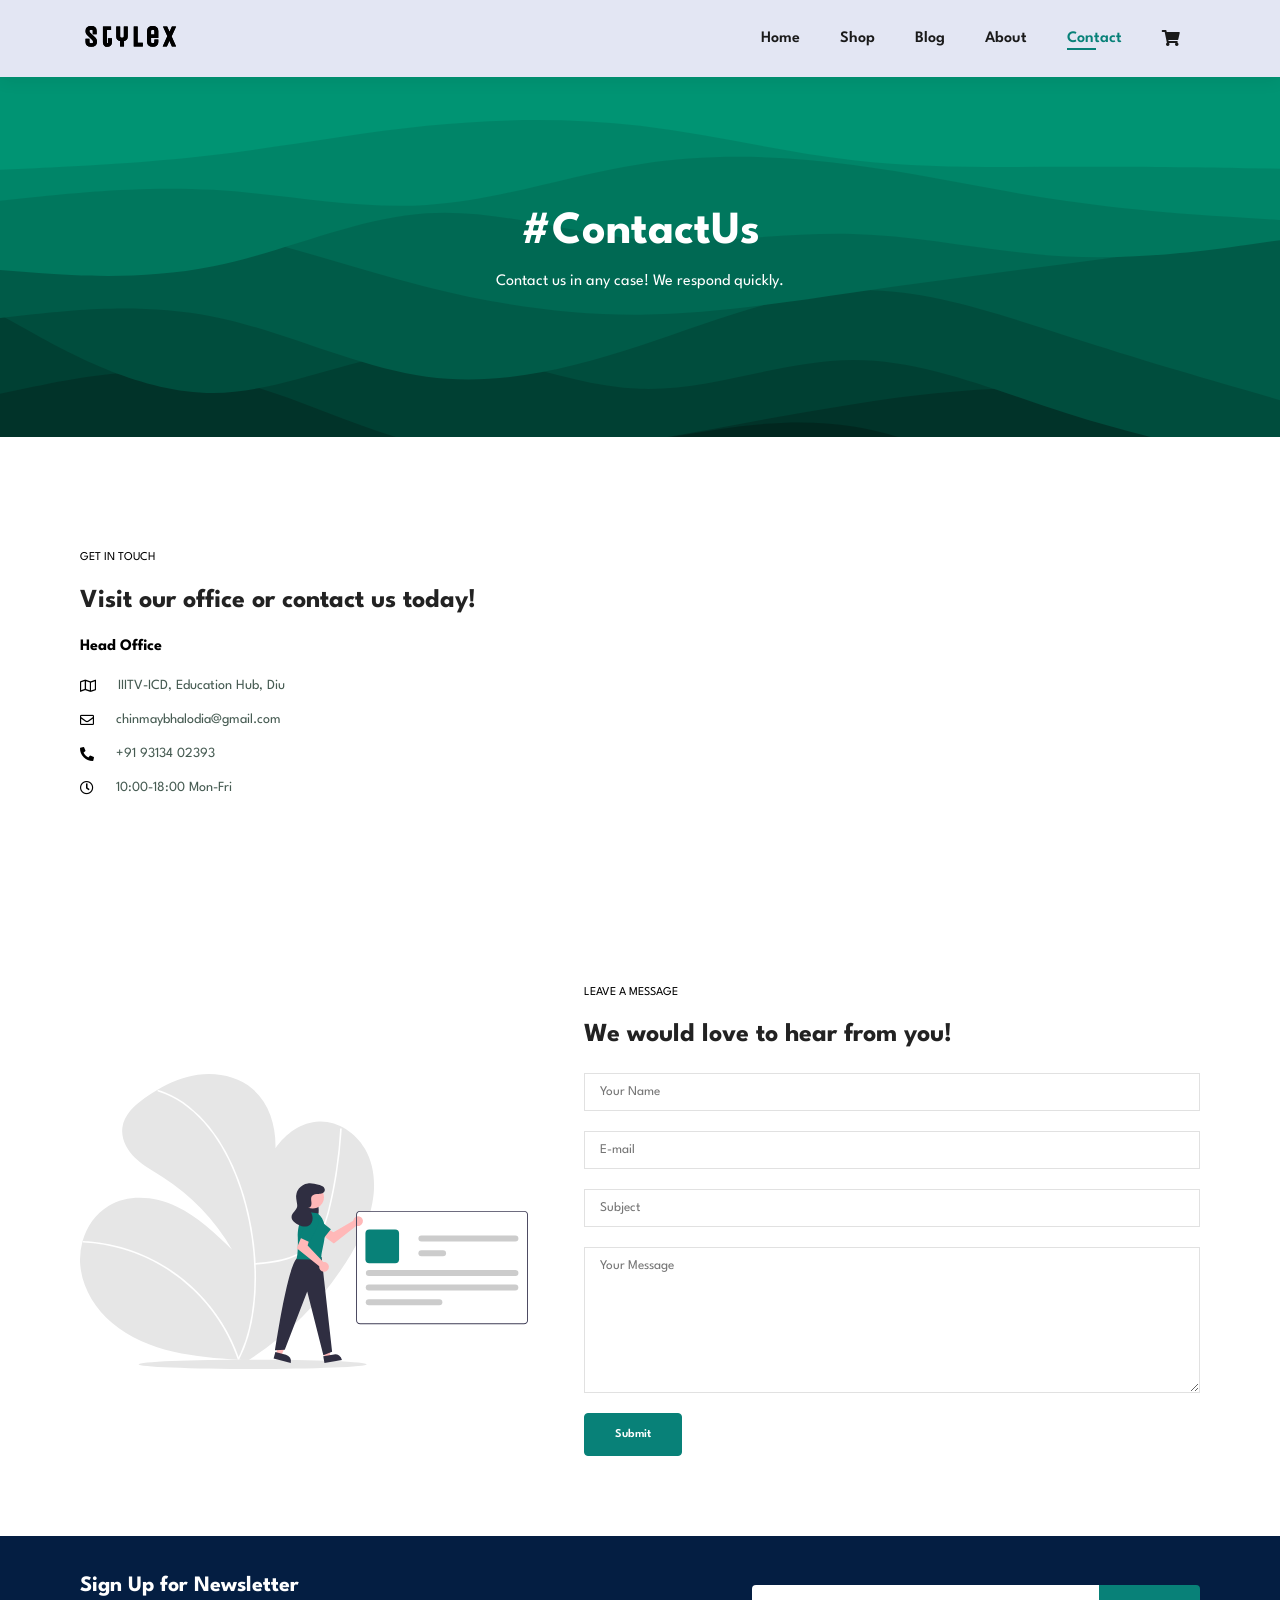
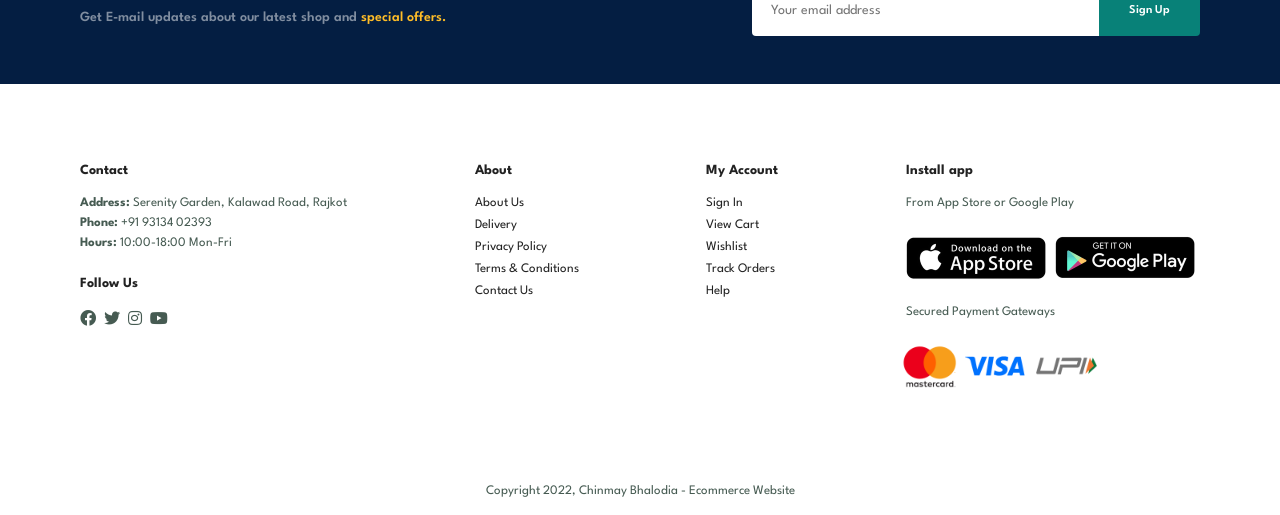
<file: contact.html>
<!DOCTYPE html>
<html lang="en">
<head>
    <meta charset="UTF-8">
    <meta http-equiv="X-UA-Compatible" content="IE=edge">
    <meta name="viewport" content="width=device-width, initial-scale=1.0">
    <title>E-Commerce Website</title>
    <link rel="stylesheet" href="https://use.fontawesome.com/releases/v5.15.4/css/all.css" />
    <link rel="stylesheet" href="style.css">

</head>
<body>

    <section id="header">
        <a href="#"><img src="./assets/logo.svg" class="logo" alt="Logo"></a>

        <div>
            <ul id="navbar">
                <li><a href="index.html">Home</a></li>
                <li><a href="shop.html">Shop</a></li>
                <li><a href="blog.html">Blog</a></li>
                <li><a href="about.html">About</a></li>
                <li><a href="contact.html" class="active">Contact</a></li>
                <li><a href="cart.html" id="lg-bag"><i class="fas fa-shopping-cart"></i></a></li>
                <a href="#" id="close"><i class="fas fa-times"></i></a>
            </ul>
        </div>
        <div class="mobile">
            <a href="cart.html"><i class="fas fa-shopping-cart"></i></a>
            <i id="bar" class="fas fa-outdent"></i>
        </div>
    </section>
    
    <section id="page-header" class="contact-header">
    <h2>#ContactUs</h2>
    <p>Contact us in any case! We respond quickly.</p>
    </section>

    <section id="contact-details" class="section-p1">
        <div class="details">
            <span>GET IN TOUCH</span>
            <h2>Visit our office or contact us today!</h2>
            <h3>Head Office</h3>
            <div>
                <li>
                    <i class="far fa-map"></i>
                    <p>IIITV-ICD, Education Hub, Diu</p>
                </li>
                <li>
                    <i class="far fa-envelope"></i>
                    <p>chinmaybhalodia@gmail.com</p>
                </li>
                <li>
                    <i class="fas fa-phone-alt"></i>
                    <p>+91 93134 02393</p>
                </li>
                <li>
                    <i class="far fa-clock"></i>
                    <p>10:00-18:00 Mon-Fri</p>
                </li>
            </div>
        </div>

        <div class="map">
            <iframe src="https://www.google.com/maps/embed?pb=!1m18!1m12!1m3!1d3731.7966075697755!2d70.93667321484901!3d20.71848228616729!2m3!1f0!2f0!3f0!3m2!1i1024!2i768!4f13.1!3m3!1m2!1s0x3be31d275fcf3c77%3A0xaa93405f12663226!2sEducation%20Hub!5e0!3m2!1sen!2sin!4v1657304453118!5m2!1sen!2sin" width="600" height="450" style="border:0;" allowfullscreen="" loading="lazy" referrerpolicy="no-referrer-when-downgrade"></iframe>
        </div>
    </section>

    <section id="form-details" class="section-p1">
        <div class="contact-img">
            <img src="./assets/contact-img.svg" alt="img">
        </div>
        
        <form action="">
            <span>LEAVE A MESSAGE</span>
            <h2>We would love to hear from you!</h2>
            <input type="text" placeholder="Your Name">
            <input type="email" placeholder="E-mail">
            <input type="text" placeholder="Subject">
            <textarea cols="30" rows="10" placeholder="Your Message"></textarea>
            <button class="normal">Submit</button>
        </form>
    </section>

    <section id="newsletter" class="section-p1 section-m1">
        <div class="newstext">
            <h4>Sign Up for Newsletter</h4>
            <p>Get E-mail updates about our latest shop and <span>special offers.</span></p>
        </div>

        <div class="form">
            <input type="text" placeholder="Your email address">
            <button class="normal">Sign Up</button>
        </div>
    </section>

    <footer class="section-p1">
        <div class="col">
            <h4>Contact</h4>
            <p><strong>Address:</strong> Serenity Garden, Kalawad Road, Rajkot</p>
            <p><strong>Phone:</strong> +91 93134 02393</p>
            <p><strong>Hours:</strong> 10:00-18:00 Mon-Fri</p>
            <div class="follow">
                <h4>Follow Us</h4>
                <div class="icons">
                    <i class="fab fa-facebook"></i>
                    <i class="fab fa-twitter"></i>
                    <i class="fab fa-instagram"></i>
                    <i class="fab fa-youtube"></i>
                </div>
            </div>
        </div>

        <div class="col">
            <h4>About</h4>
            <a href="#">About Us</a>
            <a href="#">Delivery</a>
            <a href="#">Privacy Policy</a>
            <a href="#">Terms & Conditions</a>
            <a href="#">Contact Us</a>
        </div>

        <div class="col">
            <h4>My Account</h4>
            <a href="#">Sign In</a>
            <a href="#">View Cart</a>
            <a href="#">Wishlist</a>
            <a href="#">Track Orders</a>
            <a href="#">Help</a>
        </div>

        <div class="col install">
            <h4>Install app</h4>
            <p>From App Store or Google Play</p>
            <div class="row">
                <img src="./assets/app-store.png" alt="img">
                <img src="./assets/google-play.png" alt="img">
            </div>
            <p>Secured Payment Gateways</p>
            <div class="row2">
                <img src="./assets/payment.png" alt="img">
            </div>
        </div>
     </footer>

    <section id="copyright" class="section-p1">
    <p>Copyright 2022, Chinmay Bhalodia - Ecommerce Website</p>
    </section>

    <script src="script.js"></script>
</body>
</html>
</file>
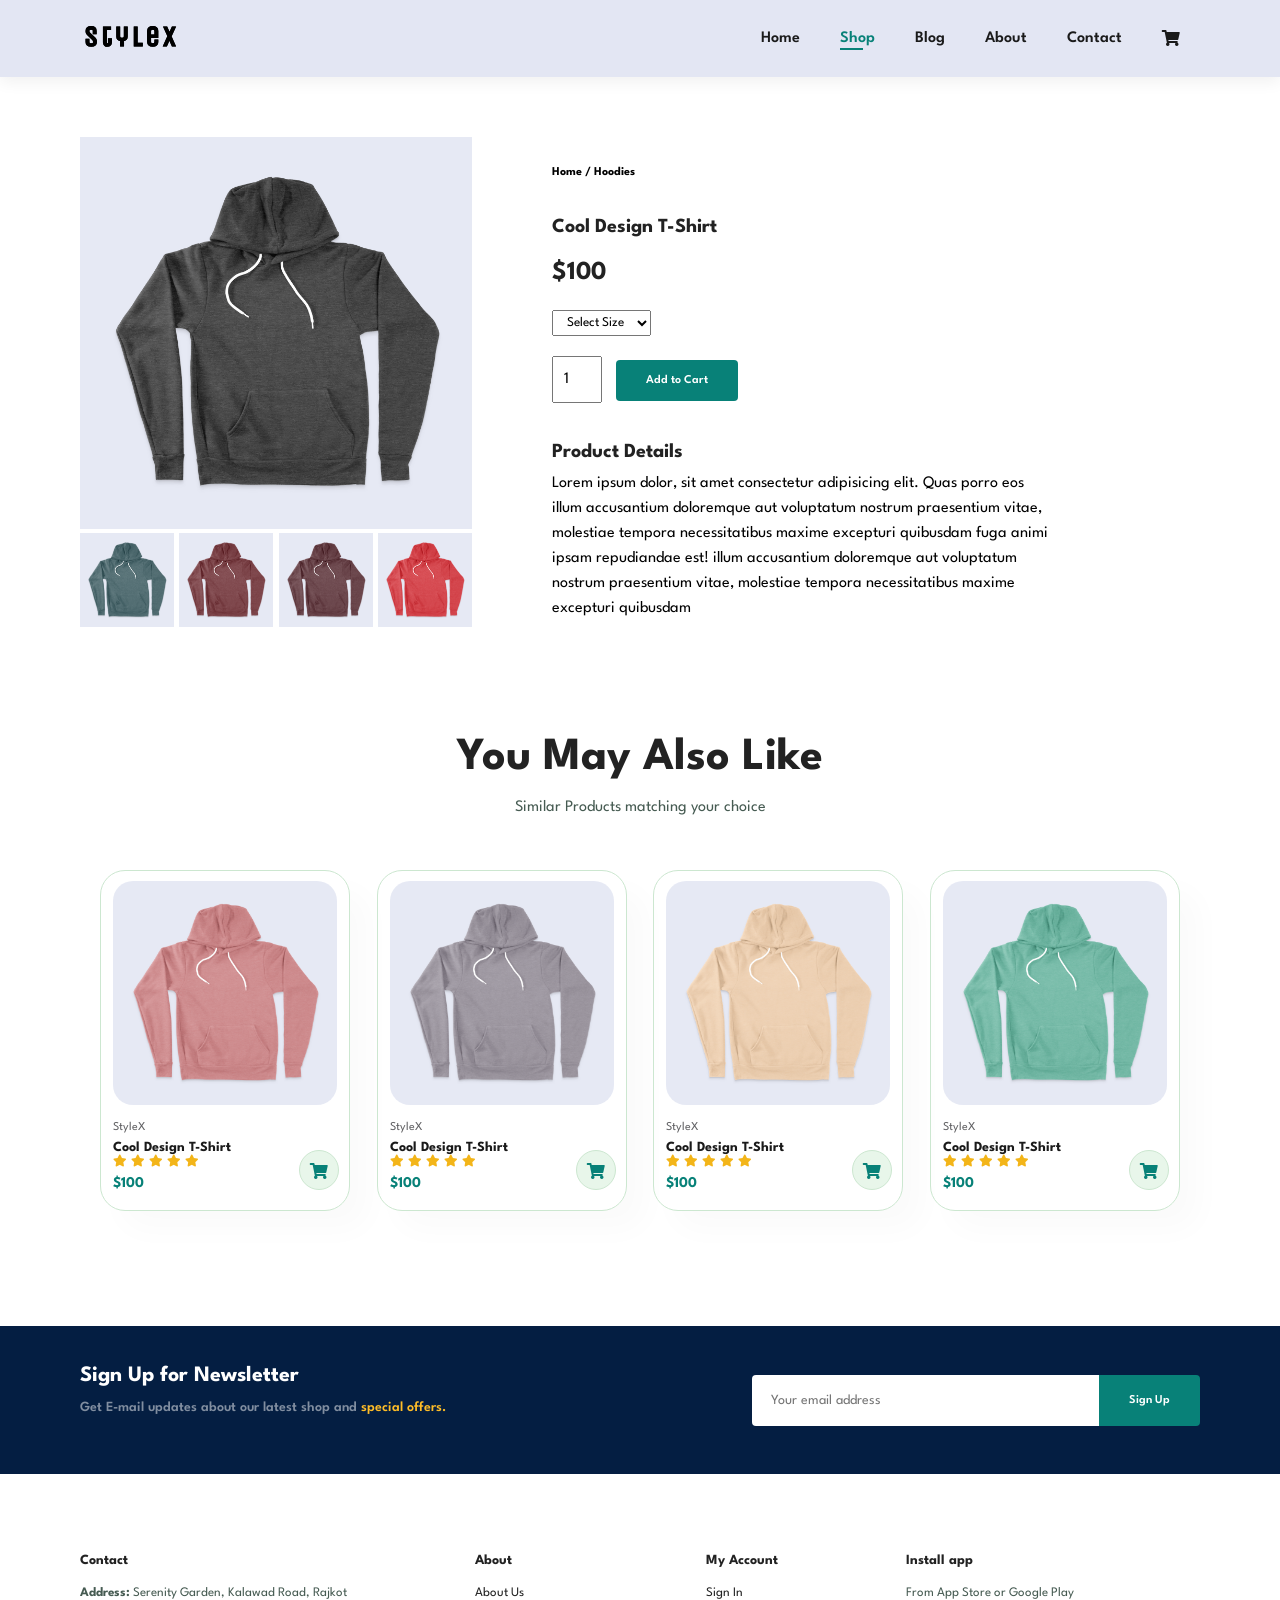
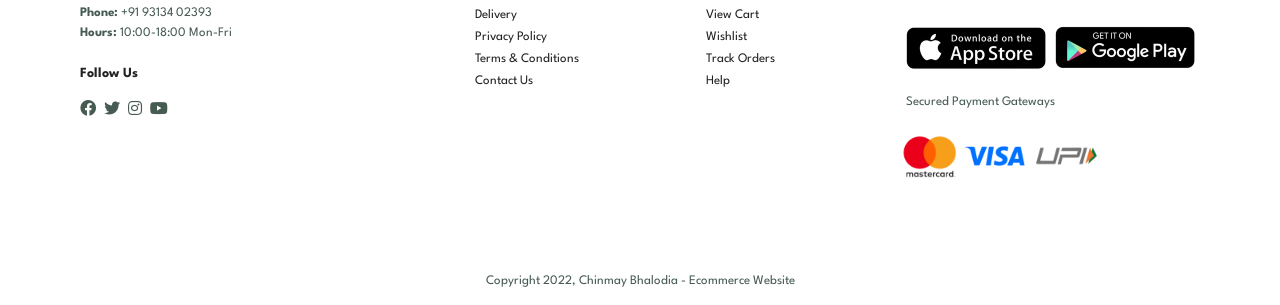
<file: product.html>
<!DOCTYPE html>
<html lang="en">
<head>
    <meta charset="UTF-8">
    <meta http-equiv="X-UA-Compatible" content="IE=edge">
    <meta name="viewport" content="width=device-width, initial-scale=1.0">
    <title>E-Commerce Website</title>
    <link rel="stylesheet" href="https://use.fontawesome.com/releases/v5.15.4/css/all.css" />
    <link rel="stylesheet" href="style.css">

</head>
<body>

    <section id="header">
        <a href="#"><img src="./assets/logo.svg" class="logo" alt="Logo"></a>

        <div>
            <ul id="navbar">
                <li><a href="index.html">Home</a></li>
                <li><a href="shop.html" class="active">Shop</a></li>
                <li><a href="blog.html">Blog</a></li>
                <li><a href="about.html">About</a></li>
                <li><a href="contact.html">Contact</a></li>
                <li><a href="cart.html" id="lg-bag"><i class="fas fa-shopping-cart"></i></a></li>
                <a href="#" id="close"><i class="fas fa-times"></i></a>
            </ul>
        </div>
        <div class="mobile">
            <a href="cart.html"><i class="fas fa-shopping-cart"></i></a>
            <i id="bar" class="fas fa-outdent"></i>
        </div>
    </section>
    
    <section id="pro-details" class="section-p1">
        <div class="single-pro-img">
            <img src="./assets/p1.png" alt="bigimage" width="100%" id="main-img">
            <div class="small-img-group">
                <div class="small-img-div">
                    <img src="./assets/p5.png" alt="smallimage" width="100%" class="small-img">
                </div>
                <div class="small-img-div">
                    <img src="./assets/p6.png" alt="smallimage" width="100%" class="small-img">
                </div>
                <div class="small-img-div">
                    <img src="./assets/p12.png" alt="smallimage" width="100%" class="small-img">
                </div>
                <div class="small-img-div">
                    <img src="./assets/p8.png" alt="smallimage" width="100%" class="small-img">
                </div>
            </div>
        </div>

        <div class="single-pro-details">
            <h6>Home / Hoodies</h6>
            <h4>Cool Design T-Shirt</h4>
            <h2>$100</h2>
            <select>
                <option>Select Size</option>
                <option>9</option>
                <option>8</option>
                <option>7</option>
                <option>6</option>
                <option>5</option>
            </select>
            <input type="number" value="1">
            <button class="normal">Add to Cart</button>
            <h4>Product Details</h4>
            <span>Lorem ipsum dolor, sit amet consectetur adipisicing elit. Quas porro eos illum accusantium doloremque aut voluptatum nostrum praesentium vitae, molestiae tempora necessitatibus maxime excepturi quibusdam fuga animi ipsam repudiandae est! illum accusantium doloremque aut voluptatum nostrum praesentium vitae, molestiae tempora necessitatibus maxime excepturi quibusdam</span>
        </div>
    </section>

    <section id="product1" class="section-p1">
        <h2>You May Also Like</h2>
        <p>Similar Products matching your choice</p>

        <div class="pro-container">
            <div class="pro" onclick="window.location.href='product.html';">
                <img src="./assets/p13.png" alt="product">
                <div class="description">
                    <span>StyleX</span>
                    <h5>Cool Design T-Shirt</h5>
                    <div class="stars">
                        <i class="fas fa-star"></i>
                        <i class="fas fa-star"></i>
                        <i class="fas fa-star"></i>
                        <i class="fas fa-star"></i>
                        <i class="fas fa-star"></i>
                    </div>
                    <h4>$100</h4>
                </div>
                <a href="#"><i class="fas fa-shopping-cart cart"></i></a>
            </div>
            <div class="pro" onclick="window.location.href='product.html';">
                <img src="./assets/p15.png" alt="product">
                <div class="description">
                    <span>StyleX</span>
                    <h5>Cool Design T-Shirt</h5>
                    <div class="stars">
                        <i class="fas fa-star"></i>
                        <i class="fas fa-star"></i>
                        <i class="fas fa-star"></i>
                        <i class="fas fa-star"></i>
                        <i class="fas fa-star"></i>
                    </div>
                    <h4>$100</h4>
                </div>
                <a href="#"><i class="fas fa-shopping-cart cart"></i></a>
            </div>
            <div class="pro" onclick="window.location.href='product.html';">
                <img src="./assets/p9.png" alt="product">
                <div class="description">
                    <span>StyleX</span>
                    <h5>Cool Design T-Shirt</h5>
                    <div class="stars">
                        <i class="fas fa-star"></i>
                        <i class="fas fa-star"></i>
                        <i class="fas fa-star"></i>
                        <i class="fas fa-star"></i>
                        <i class="fas fa-star"></i>
                    </div>
                    <h4>$100</h4>
                </div>
                <a href="#"><i class="fas fa-shopping-cart cart"></i></a>
            </div>
            <div class="pro" onclick="window.location.href='product.html';">
                <img src="./assets/p16.png" alt="product">
                <div class="description">
                    <span>StyleX</span>
                    <h5>Cool Design T-Shirt</h5>
                    <div class="stars">
                        <i class="fas fa-star"></i>
                        <i class="fas fa-star"></i>
                        <i class="fas fa-star"></i>
                        <i class="fas fa-star"></i>
                        <i class="fas fa-star"></i>
                    </div>
                    <h4>$100</h4>
                </div>
                <a href="#"><i class="fas fa-shopping-cart cart"></i></a>
            </div>
        </div>
     </section>

     <section id="newsletter" class="section-p1 section-m1">
        <div class="newstext">
            <h4>Sign Up for Newsletter</h4>
            <p>Get E-mail updates about our latest shop and <span>special offers.</span></p>
        </div>

        <div class="form">
            <input type="text" placeholder="Your email address">
            <button class="normal">Sign Up</button>
        </div>
     </section>

     <footer class="section-p1">
        <div class="col">
            <h4>Contact</h4>
            <p><strong>Address:</strong> Serenity Garden, Kalawad Road, Rajkot</p>
            <p><strong>Phone:</strong> +91 93134 02393</p>
            <p><strong>Hours:</strong> 10:00-18:00 Mon-Fri</p>
            <div class="follow">
                <h4>Follow Us</h4>
                <div class="icons">
                    <i class="fab fa-facebook"></i>
                    <i class="fab fa-twitter"></i>
                    <i class="fab fa-instagram"></i>
                    <i class="fab fa-youtube"></i>
                </div>
            </div>
        </div>

        <div class="col">
            <h4>About</h4>
            <a href="#">About Us</a>
            <a href="#">Delivery</a>
            <a href="#">Privacy Policy</a>
            <a href="#">Terms & Conditions</a>
            <a href="#">Contact Us</a>
        </div>

        <div class="col">
            <h4>My Account</h4>
            <a href="#">Sign In</a>
            <a href="#">View Cart</a>
            <a href="#">Wishlist</a>
            <a href="#">Track Orders</a>
            <a href="#">Help</a>
        </div>

        <div class="col install">
            <h4>Install app</h4>
            <p>From App Store or Google Play</p>
            <div class="row">
                <img src="./assets/app-store.png" alt="img">
                <img src="./assets/google-play.png" alt="img">
            </div>
            <p>Secured Payment Gateways</p>
            <div class="row2">
                <img src="./assets/payment.png" alt="img">
            </div>
        </div>
     </footer>

     <section id="copyright" class="section-p1">
        <p>Copyright 2022, Chinmay Bhalodia - Ecommerce Website</p>
     </section>

     <script>
        var mainImg = document.getElementById("main-img");
        var smallImg = document.getElementsByClassName("small-img");

        smallImg[0].onclick = function(){
            mainImg.src = smallImg[0].src;
        }
        smallImg[1].onclick = function(){
            mainImg.src = smallImg[1].src;
        }
        smallImg[2].onclick = function(){
            mainImg.src = smallImg[2].src;
        }
        smallImg[3].onclick = function(){
            mainImg.src = smallImg[3].src;
        }
     </script>

     <script src="script.js"></script>
</body>
</html>
</file>
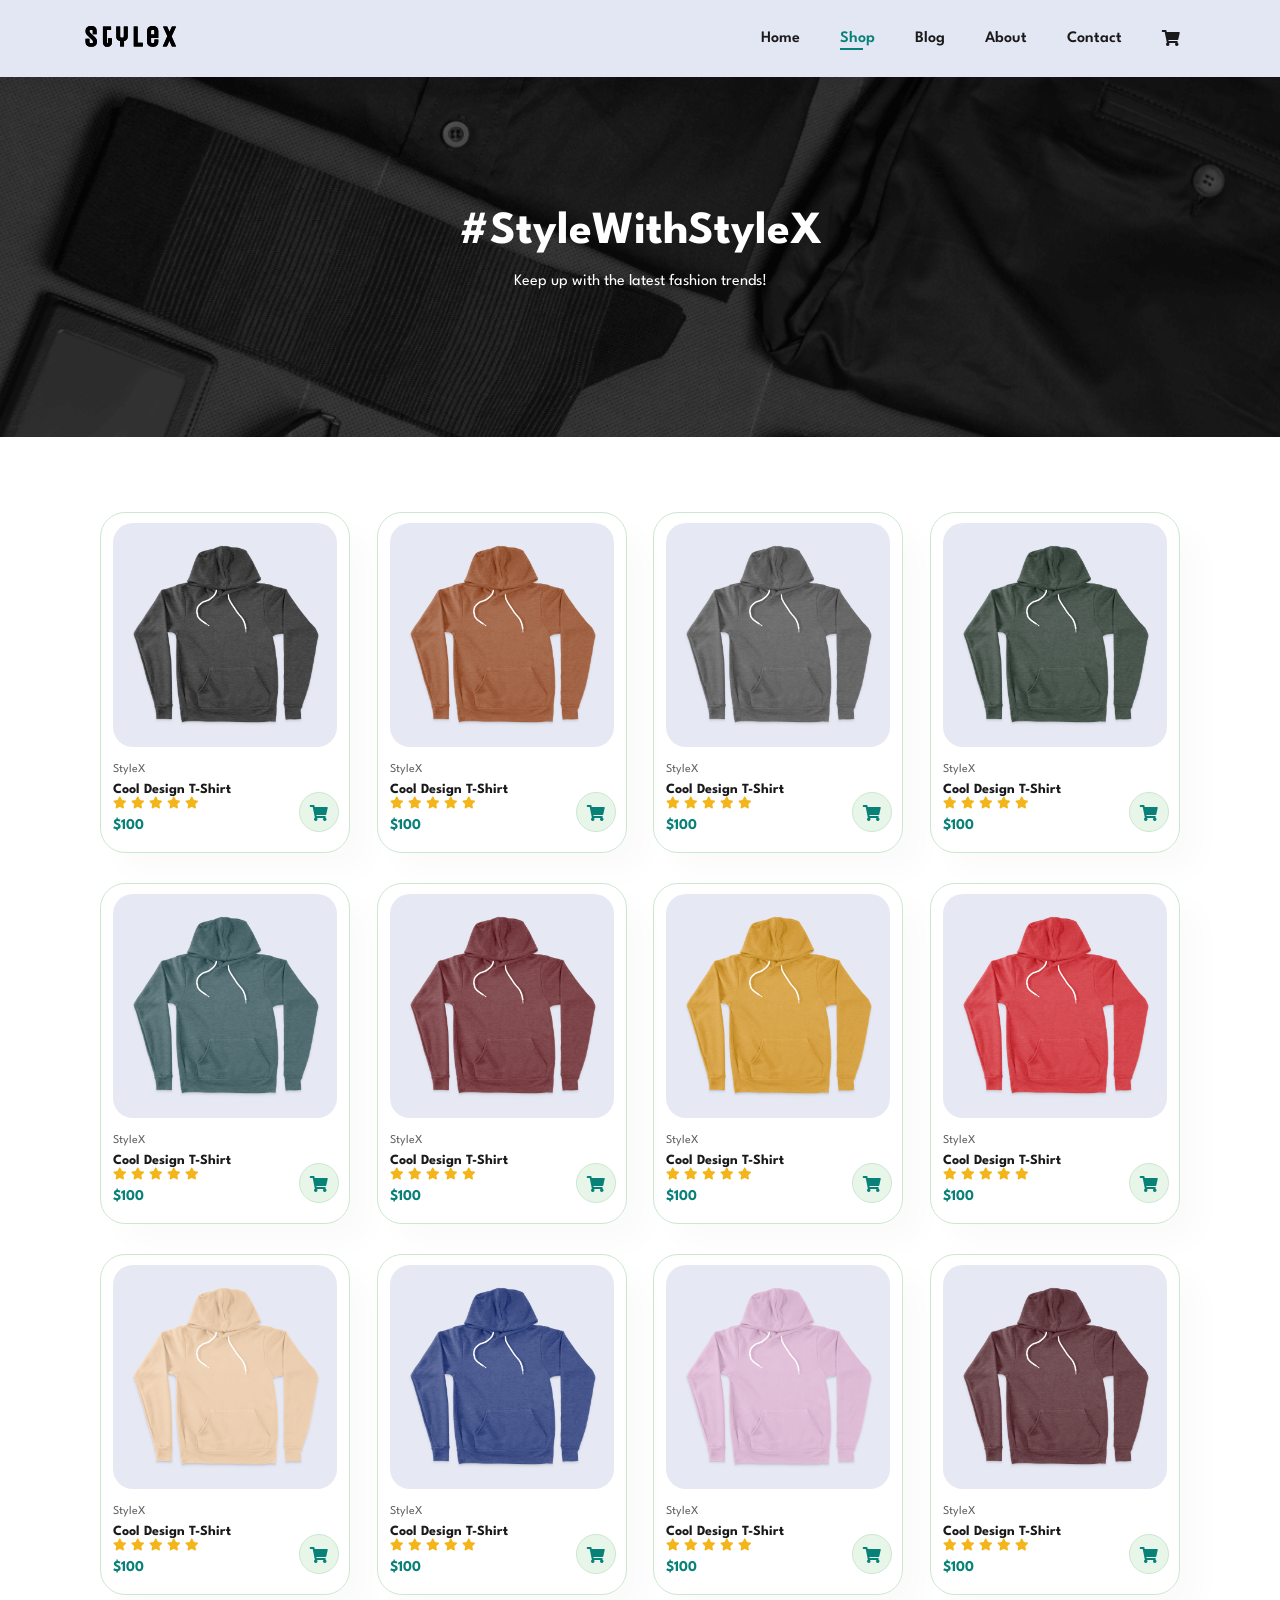
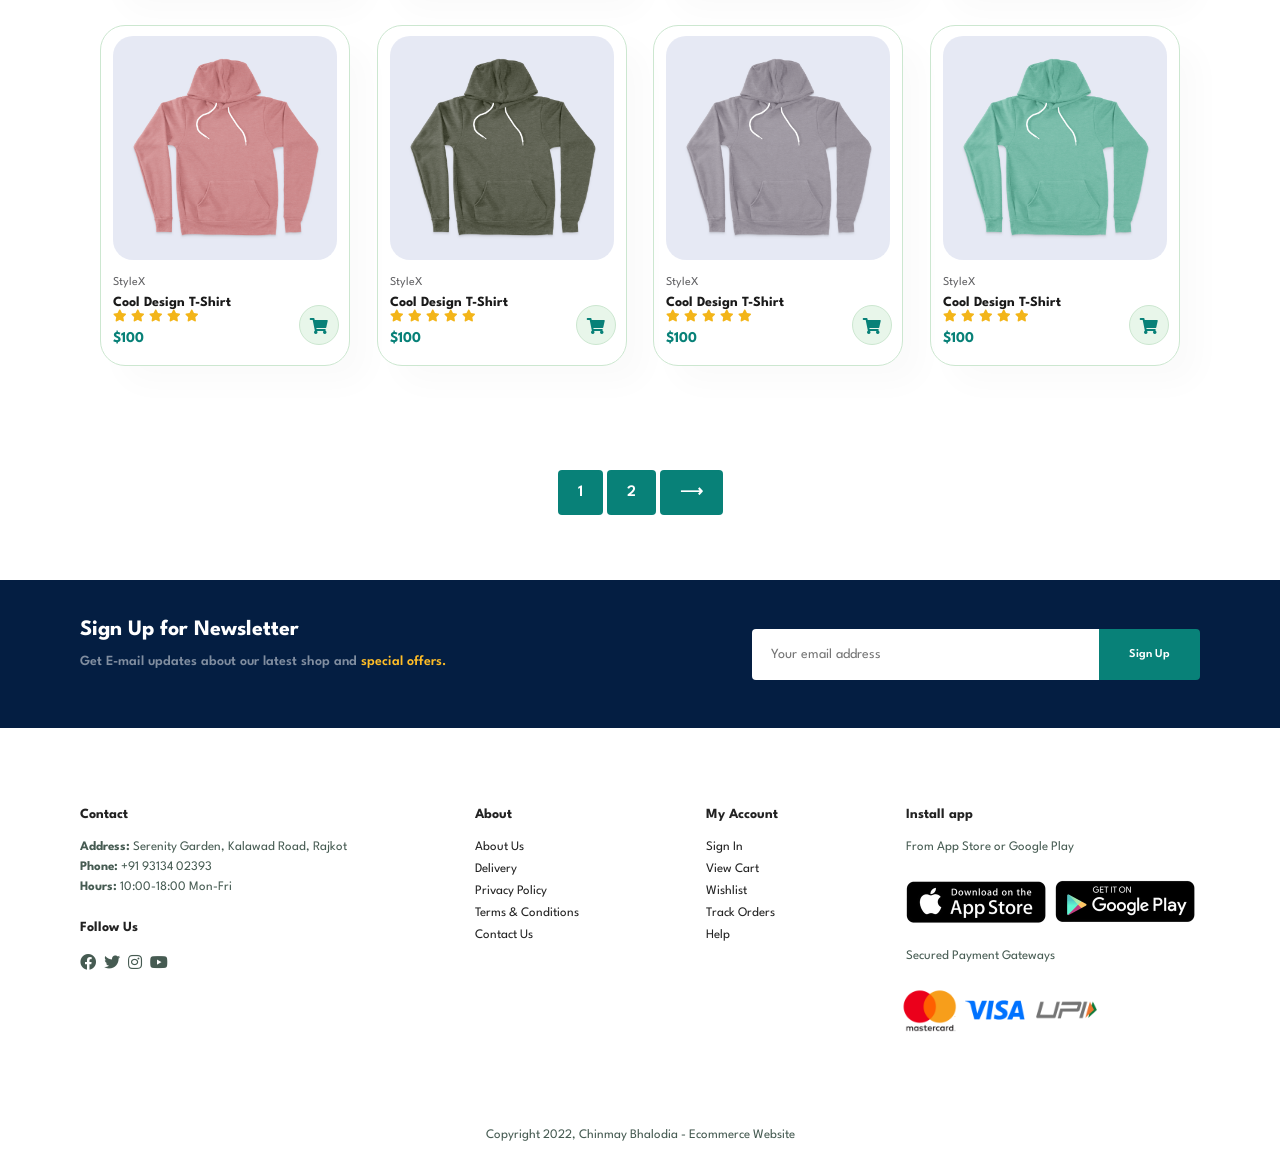
<file: shop.html>
<!DOCTYPE html>
<html lang="en">
<head>
    <meta charset="UTF-8">
    <meta http-equiv="X-UA-Compatible" content="IE=edge">
    <meta name="viewport" content="width=device-width, initial-scale=1.0">
    <title>E-Commerce Website</title>
    <link rel="stylesheet" href="https://use.fontawesome.com/releases/v5.15.4/css/all.css" />
    <link rel="stylesheet" href="style.css">

</head>
<body>

    <section id="header">
        <a href="#"><img src="./assets/logo.svg" class="logo" alt="Logo"></a>

        <div>
            <ul id="navbar">
                <li><a href="index.html">Home</a></li>
                <li><a href="shop.html" class="active">Shop</a></li>
                <li><a href="blog.html">Blog</a></li>
                <li><a href="about.html">About</a></li>
                <li><a href="contact.html">Contact</a></li>
                <li><a href="cart.html" id="lg-bag"><i class="fas fa-shopping-cart"></i></a></li>
                <a href="#" id="close"><i class="fas fa-times"></i></a>
            </ul>
        </div>
        <div class="mobile">
            <a href="cart.html"><i class="fas fa-shopping-cart"></i></a>
            <i id="bar" class="fas fa-outdent"></i>
        </div>
    </section>
    
     <section id="page-header">
        <h2>#StyleWithStyleX</h2>
        <p>Keep up with the latest fashion trends!</p>
     </section>

     <section id="product1" class="section-p1">
        <div class="pro-container">
            <div class="pro" onclick="window.location.href='product.html';">
                <img src="./assets/p1.png" alt="product">
                <div class="description">
                    <span>StyleX</span>
                    <h5>Cool Design T-Shirt</h5>
                    <div class="stars">
                        <i class="fas fa-star"></i>
                        <i class="fas fa-star"></i>
                        <i class="fas fa-star"></i>
                        <i class="fas fa-star"></i>
                        <i class="fas fa-star"></i>
                    </div>
                    <h4>$100</h4>
                </div>
                <a href="#"><i class="fas fa-shopping-cart cart"></i></a>
            </div>
            <div class="pro" onclick="window.location.href='product.html';">
                <img src="./assets/p2.png" alt="product">
                <div class="description">
                    <span>StyleX</span>
                    <h5>Cool Design T-Shirt</h5>
                    <div class="stars">
                        <i class="fas fa-star"></i>
                        <i class="fas fa-star"></i>
                        <i class="fas fa-star"></i>
                        <i class="fas fa-star"></i>
                        <i class="fas fa-star"></i>
                    </div>
                    <h4>$100</h4>
                </div>
                <a href="#"><i class="fas fa-shopping-cart cart"></i></a>
            </div>
            <div class="pro" onclick="window.location.href='product.html';">
                <img src="./assets/p3.png" alt="product">
                <div class="description">
                    <span>StyleX</span>
                    <h5>Cool Design T-Shirt</h5>
                    <div class="stars">
                        <i class="fas fa-star"></i>
                        <i class="fas fa-star"></i>
                        <i class="fas fa-star"></i>
                        <i class="fas fa-star"></i>
                        <i class="fas fa-star"></i>
                    </div>
                    <h4>$100</h4>
                </div>
                <a href="#"><i class="fas fa-shopping-cart cart"></i></a>
            </div>
            <div class="pro" onclick="window.location.href='product.html';">
                <img src="./assets/p4.png" alt="product">
                <div class="description">
                    <span>StyleX</span>
                    <h5>Cool Design T-Shirt</h5>
                    <div class="stars">
                        <i class="fas fa-star"></i>
                        <i class="fas fa-star"></i>
                        <i class="fas fa-star"></i>
                        <i class="fas fa-star"></i>
                        <i class="fas fa-star"></i>
                    </div>
                    <h4>$100</h4>
                </div>
                <a href="#"><i class="fas fa-shopping-cart cart"></i></a>
            </div>
            <div class="pro" onclick="window.location.href='product.html';">
                <img src="./assets/p5.png" alt="product">
                <div class="description">
                    <span>StyleX</span>
                    <h5>Cool Design T-Shirt</h5>
                    <div class="stars">
                        <i class="fas fa-star"></i>
                        <i class="fas fa-star"></i>
                        <i class="fas fa-star"></i>
                        <i class="fas fa-star"></i>
                        <i class="fas fa-star"></i>
                    </div>
                    <h4>$100</h4>
                </div>
                <a href="#"><i class="fas fa-shopping-cart cart"></i></a>
            </div>
            <div class="pro" onclick="window.location.href='product.html';">
                <img src="./assets/p6.png" alt="product">
                <div class="description">
                    <span>StyleX</span>
                    <h5>Cool Design T-Shirt</h5>
                    <div class="stars">
                        <i class="fas fa-star"></i>
                        <i class="fas fa-star"></i>
                        <i class="fas fa-star"></i>
                        <i class="fas fa-star"></i>
                        <i class="fas fa-star"></i>
                    </div>
                    <h4>$100</h4>
                </div>
                <a href="#"><i class="fas fa-shopping-cart cart"></i></a>
            </div>
            <div class="pro" onclick="window.location.href='product.html';">
                <img src="./assets/p7.png" alt="product">
                <div class="description">
                    <span>StyleX</span>
                    <h5>Cool Design T-Shirt</h5>
                    <div class="stars">
                        <i class="fas fa-star"></i>
                        <i class="fas fa-star"></i>
                        <i class="fas fa-star"></i>
                        <i class="fas fa-star"></i>
                        <i class="fas fa-star"></i>
                    </div>
                    <h4>$100</h4>
                </div>
                <a href="#"><i class="fas fa-shopping-cart cart"></i></a>
            </div>
            <div class="pro" onclick="window.location.href='product.html';">
                <img src="./assets/p8.png" alt="product">
                <div class="description">
                    <span>StyleX</span>
                    <h5>Cool Design T-Shirt</h5>
                    <div class="stars">
                        <i class="fas fa-star"></i>
                        <i class="fas fa-star"></i>
                        <i class="fas fa-star"></i>
                        <i class="fas fa-star"></i>
                        <i class="fas fa-star"></i>
                    </div>
                    <h4>$100</h4>
                </div>
                <a href="#"><i class="fas fa-shopping-cart cart"></i></a>
            </div>
            <div class="pro" onclick="window.location.href='product.html';">
                <img src="./assets/p9.png" alt="product">
                <div class="description">
                    <span>StyleX</span>
                    <h5>Cool Design T-Shirt</h5>
                    <div class="stars">
                        <i class="fas fa-star"></i>
                        <i class="fas fa-star"></i>
                        <i class="fas fa-star"></i>
                        <i class="fas fa-star"></i>
                        <i class="fas fa-star"></i>
                    </div>
                    <h4>$100</h4>
                </div>
                <a href="#"><i class="fas fa-shopping-cart cart"></i></a>
            </div>
            <div class="pro" onclick="window.location.href='product.html';">
                <img src="./assets/p10.png" alt="product">
                <div class="description">
                    <span>StyleX</span>
                    <h5>Cool Design T-Shirt</h5>
                    <div class="stars">
                        <i class="fas fa-star"></i>
                        <i class="fas fa-star"></i>
                        <i class="fas fa-star"></i>
                        <i class="fas fa-star"></i>
                        <i class="fas fa-star"></i>
                    </div>
                    <h4>$100</h4>
                </div>
                <a href="#"><i class="fas fa-shopping-cart cart"></i></a>
            </div>
            <div class="pro" onclick="window.location.href='product.html';">
                <img src="./assets/p11.png" alt="product">
                <div class="description">
                    <span>StyleX</span>
                    <h5>Cool Design T-Shirt</h5>
                    <div class="stars">
                        <i class="fas fa-star"></i>
                        <i class="fas fa-star"></i>
                        <i class="fas fa-star"></i>
                        <i class="fas fa-star"></i>
                        <i class="fas fa-star"></i>
                    </div>
                    <h4>$100</h4>
                </div>
                <a href="#"><i class="fas fa-shopping-cart cart"></i></a>
            </div>
            <div class="pro" onclick="window.location.href='product.html';">
                <img src="./assets/p12.png" alt="product">
                <div class="description">
                    <span>StyleX</span>
                    <h5>Cool Design T-Shirt</h5>
                    <div class="stars">
                        <i class="fas fa-star"></i>
                        <i class="fas fa-star"></i>
                        <i class="fas fa-star"></i>
                        <i class="fas fa-star"></i>
                        <i class="fas fa-star"></i>
                    </div>
                    <h4>$100</h4>
                </div>
                <a href="#"><i class="fas fa-shopping-cart cart"></i></a>
            </div>
            <div class="pro" onclick="window.location.href='product.html';">
                <img src="./assets/p13.png" alt="product">
                <div class="description">
                    <span>StyleX</span>
                    <h5>Cool Design T-Shirt</h5>
                    <div class="stars">
                        <i class="fas fa-star"></i>
                        <i class="fas fa-star"></i>
                        <i class="fas fa-star"></i>
                        <i class="fas fa-star"></i>
                        <i class="fas fa-star"></i>
                    </div>
                    <h4>$100</h4>
                </div>
                <a href="#"><i class="fas fa-shopping-cart cart"></i></a>
            </div>
            <div class="pro" onclick="window.location.href='product.html';">
                <img src="./assets/p14.png" alt="product">
                <div class="description">
                    <span>StyleX</span>
                    <h5>Cool Design T-Shirt</h5>
                    <div class="stars">
                        <i class="fas fa-star"></i>
                        <i class="fas fa-star"></i>
                        <i class="fas fa-star"></i>
                        <i class="fas fa-star"></i>
                        <i class="fas fa-star"></i>
                    </div>
                    <h4>$100</h4>
                </div>
                <a href="#"><i class="fas fa-shopping-cart cart"></i></a>
            </div>
            <div class="pro" onclick="window.location.href='product.html';">
                <img src="./assets/p15.png" alt="product">
                <div class="description">
                    <span>StyleX</span>
                    <h5>Cool Design T-Shirt</h5>
                    <div class="stars">
                        <i class="fas fa-star"></i>
                        <i class="fas fa-star"></i>
                        <i class="fas fa-star"></i>
                        <i class="fas fa-star"></i>
                        <i class="fas fa-star"></i>
                    </div>
                    <h4>$100</h4>
                </div>
                <a href="#"><i class="fas fa-shopping-cart cart"></i></a>
            </div>
            <div class="pro" onclick="window.location.href='product.html';">
                <img src="./assets/p16.png" alt="product">
                <div class="description">
                    <span>StyleX</span>
                    <h5>Cool Design T-Shirt</h5>
                    <div class="stars">
                        <i class="fas fa-star"></i>
                        <i class="fas fa-star"></i>
                        <i class="fas fa-star"></i>
                        <i class="fas fa-star"></i>
                        <i class="fas fa-star"></i>
                    </div>
                    <h4>$100</h4>
                </div>
                <a href="#"><i class="fas fa-shopping-cart cart"></i></a>
            </div>
        </div>
     </section>

     <section id="pagination" class="section-p1">
        <a href="#">1</a>
        <a href="#">2</a>
        <a href="#">&#10230;</a>
     </section>

     <section id="newsletter" class="section-p1 section-m1">
        <div class="newstext">
            <h4>Sign Up for Newsletter</h4>
            <p>Get E-mail updates about our latest shop and <span>special offers.</span></p>
        </div>

        <div class="form">
            <input type="text" placeholder="Your email address">
            <button class="normal">Sign Up</button>
        </div>
     </section>

     <footer class="section-p1">
        <div class="col">
            <h4>Contact</h4>
            <p><strong>Address:</strong> Serenity Garden, Kalawad Road, Rajkot</p>
            <p><strong>Phone:</strong> +91 93134 02393</p>
            <p><strong>Hours:</strong> 10:00-18:00 Mon-Fri</p>
            <div class="follow">
                <h4>Follow Us</h4>
                <div class="icons">
                    <i class="fab fa-facebook"></i>
                    <i class="fab fa-twitter"></i>
                    <i class="fab fa-instagram"></i>
                    <i class="fab fa-youtube"></i>
                </div>
            </div>
        </div>

        <div class="col">
            <h4>About</h4>
            <a href="#">About Us</a>
            <a href="#">Delivery</a>
            <a href="#">Privacy Policy</a>
            <a href="#">Terms & Conditions</a>
            <a href="#">Contact Us</a>
        </div>

        <div class="col">
            <h4>My Account</h4>
            <a href="#">Sign In</a>
            <a href="#">View Cart</a>
            <a href="#">Wishlist</a>
            <a href="#">Track Orders</a>
            <a href="#">Help</a>
        </div>

        <div class="col install">
            <h4>Install app</h4>
            <p>From App Store or Google Play</p>
            <div class="row">
                <img src="./assets/app-store.png" alt="img">
                <img src="./assets/google-play.png" alt="img">
            </div>
            <p>Secured Payment Gateways</p>
            <div class="row2">
                <img src="./assets/payment.png" alt="img">
            </div>
        </div>
     </footer>

     <section id="copyright" class="section-p1">
        <p>Copyright 2022, Chinmay Bhalodia - Ecommerce Website</p>
     </section>

    <script src="script.js"></script>
</body>
</html>
</file>
<file: style.css>
@import url('https://fonts.googleapis.com/css2?family=Spartan:wght@100;200;300;400;500;600;700;800;900&display=swap');

*{
    margin:0;
    padding:0;
    box-sizing: border-box;
    font-family: 'Spartan', sans-serif;
}

::selection { 
    background: #f8b9c6; 
}

h1{
    font-size: 50px;
    line-height: 64px;
    color: #222;
}

h2{
    font-size: 46px;
    line-height: 54px;
    color: #222;
}

h4{
    font-size: 20px;
    color: #222;
}

h6{
    font-weight: 700;
    font-size: 12px;
}

p{
    font-size: 16px;
    color: #465b52;
    margin: 15px 0 20px 0;
}

.section-p1{
    padding: 40px 80px;
}

.section-m1{
    margin: 40px 0;
}

button.normal{
    font-size: 12px;
    font-weight: 600;
    padding: 15px 30px;
    color: #000000;
    background-color: #ffffff;
    border-radius: 4px;
    cursor: pointer;
    border: none;
    outline: none;
    transition: 0.2s;
}

button.white{
    font-size: 12px;
    font-weight: 600;
    padding: 11px 18px;
    color: #ffffff;
    background-color: transparent;
    cursor: pointer;
    border: 1px solid white;
    outline: none;
    transition: 0.2s;
}

body{
    width: 100%;
}

/* Header CSS */

#header{
    display: flex;
    align-items: center;
    justify-content: space-between;
    padding: 20px 80px;
    background-color: #E3E6F3;
    box-shadow: 0 5px 15px rgba(0, 0, 0, 0.06);
    z-index: 10;
    position: sticky;
    top: 0;
    left: 0;
}

#header .logo{
    width: 100px;
}

#navbar{
    display: flex;
    align-items: center;
    justify-content: center;
}

#navbar li{
    list-style: none;
    padding: 0 20px;
    position: relative;
}

#navbar li a{
    text-decoration: none;
    font-size: 16px;
    font-weight: 600;
    color: #1a1a1a;
    transition: 0.3s ease;
}

#navbar li a:hover, #navbar li a.active{
    color: #088178;
}

#navbar li a:hover::after, #navbar li a.active::after{
    content: "";
    width: 30%;
    height: 2px;
    background-color: #088178;
    position: absolute;
    bottom: -4px;
    left: 20px;
}

.mobile{
    display: none;
    align-items: center;
}

#close{
    display: none;
}

/*Home Page CSS*/

#hero{
    background-color: #E3E6F3;
    background-image: url(./assets/main.png);
    height: 90vh;
    width: 100%;
    background-size: cover;
    background-position: top 25% right 15%;
    padding: 0 80px;
    display: flex;
    flex-direction: column;
    align-items: flex-start;
    justify-content: center;
}

#hero h4{
    padding-bottom: 15px;
}

#hero h1{
    color: #088178;
}

#hero button{
    background-color: transparent;
    border: 0;
    color: #088178;
    cursor: pointer;
    font-weight: 700;
    font-size: 15px;
    transition: 0.3s ease;
}

#hero button:hover{
    color: #000000;
}

#feature{
    display: flex;
    align-items: center;
    justify-content: space-between;
    flex-wrap: wrap;
}

#feature .ft-box{
    width: 180px;
    height: 180px;
    overflow: hidden;
    text-align: center;
    padding: 25px 15px;
    box-shadow: 20px 20px 34px rgba(0,0,0,0.03);
    border: 1px solid #cce7d0;
    border-radius: 4px;
    margin: 15px 0;
}

#feature .ft-box:hover{
    box-shadow: 10px 10px 54px rgba(70,62,221,0.1);
}

#feature .ft-box img{
    width:100%;
    height: 90px;
    margin-bottom: 10px;
}

#feature .ft-box h6{
    display: inline-block;
    padding: 9px 8px 6px 8px;
    line-height: 1;
    border-radius: 4px;
    color: #088178;
    background-color: #fddde4;
}

#feature .ft-box:nth-child(2) h6{
    background-color: #cdebbc;
}

#feature .ft-box:nth-child(3) h6{
    background-color: #d1e8f2;
}

#feature .ft-box:nth-child(4) h6{
    background-color: #cdd4f8;
}

#feature .ft-box:nth-child(5) h6{
    background-color: #f6dbf6;
}

#feature .ft-box:nth-child(6) h6{
    background-color: #fff2e5;
}

#product1{
    text-align: center;
}

#product1 .pro-container{
    display: flex;
    justify-content:space-between;
    padding: 20px;
    flex-wrap: wrap;
}

#product1 .pro{
    width: 23%;
    min-width: 250px;
    padding: 10px 12px;
    border: 1px solid #cce7d0;
    border-radius: 25px;
    cursor: pointer;
    box-shadow: 20px 20px 30px rgba(0,0,0,0.02);
    margin: 15px 0;
    transition: 0.3s ease;
    position: relative;
}

#product1 .pro:hover{
    box-shadow: 20px 20px 30px rgba(0,0,0,0.06);
}

#product1 .pro img{
    width: 100%;
    border-radius: 20px;
}

#product1 .pro .description{
    text-align: start;
    padding: 10px 0;
}

#product1 .pro .description span{
    color: #606063;
    font-size: 12px;
}

#product1 .pro .description h5{
    padding-top: 7px;
    color:#1a1a1a;
    font-size: 14px;
}

#product1 .pro .description i{
    font-size: 12px;
    color: rgb(243, 181, 25);
}

#product1 .pro .description h4{
    padding-top: 7px;
    font-size: 15px;
    font-weight: 700;
    color: #088178;
}

#product1 .pro .cart{
    width: 40px;
    height: 40px;
    line-height: 40px;
    border-radius: 50px;
    background-color: #e8f6ea;
    color: #088178;
    border: 1px solid #cce7d0;
    position:absolute;
    bottom: 20px;
    right: 10px;
}

#banner{
    display: flex;
    flex-direction: column;
    justify-content: center;
    align-items: center;
    text-align: center;
    background-image: url(./assets/banner-bg.svg);
    width: 100%;
    height: 40vh;
    background-size: cover;
    background-position: center;
}

#banner h4{
    color: white;
    font-size: 16px;
}

#banner h2{
    color:white;
    font-size: 30px;
    padding: 10px 0;
}

#banner h2 span{
    color:#ef3636;
}

#banner button{
    font-size: 16px;
}

#banner button:hover{
    background-color: #088178;
    color: #ffffff;
}

#sm-banner{
    display: flex;
    justify-content: space-between;
    flex-wrap: wrap;
    padding-bottom: 0;
}

#sm-banner .banner-box{
    display: flex;
    flex-direction: column;
    justify-content: center;
    align-items: flex-start;
    background-image: url(./assets/smbanner1.png);
    min-width: 650px;
    height: 50vh;
    background-size: cover;
    background-position: center;
    padding: 30px;
    margin-bottom: 60px;
}

#sm-banner .box2{
    background-image: url(./assets/smbanner2.png);
}

#sm-banner h4{
    color: #ffffff;
    font-size: 20px;
    font-weight: 300;
}

#sm-banner h2{
    color: #ffffff;
    font-size: 28px;
    font-weight: 800;
}

#sm-banner span{
    color: #ffffff;
    font-size: 14px;
    font-weight: 500;
    padding-bottom: 15px;
}

#sm-banner .banner-box:hover button{
    background-color: #088178;
    border: 1px solid #088178;
}

#xsm-banner{
    display: flex;
    justify-content: space-between;
    flex-wrap: wrap;
    padding: 0 80px;
}

#xsm-banner .banner-box{
    display: flex;
    flex-direction: column;
    justify-content: center;
    align-items: flex-start;
    background-image: url(./assets/xsmbanner1.png);
    max-width: 30%;
    height: 30vh;
    background-size: cover;
    background-position: center;
    padding: 20px;
    margin-bottom: 20px;   
}

#xsm-banner .xsm-box2{
    background-image: url(./assets/xsmbanner2.png);
}

#xsm-banner .xsm-box3{
    background-image: url(./assets/xsmbanner3.png);
}

#xsm-banner .banner-box h2{
    color: #ffffff;
    font-weight: 700;
    font-size: 22px;
}

#xsm-banner .banner-box h3{
    color: #d2cfcd;
    font-weight: 600;
    font-size: 15px;
}

#newsletter{
    display: flex;
    justify-content: space-between;
    flex-wrap: wrap;
    align-items: center;
    background-color: #041e42;
}

#newsletter h4{
    font-size: 22px;
    font-weight: 700;
    color: #ffffff;
}

#newsletter p{
    font-size: 14px;
    font-weight: 600;
    color: #818ea0;
}

#newsletter p span{
    color: #ffbd27;
}

#newsletter .form{
    display: flex;
    width: 40%;
}

#newsletter input{
    height: 3.150rem;
    padding: 0 1.25em;
    font-size: 14px;
    width: 100%;
    border: 1px solid transparent;
    border-radius: 4px;
    outline: none;
    border-top-right-radius: 0;
    border-bottom-right-radius: 0;
}

#newsletter button{
    background-color: #088178;
    color: #ffffff;
    white-space: nowrap;
    border-top-left-radius: 0;
    border-bottom-left-radius: 0;
}

footer{
    display: flex;
    flex-wrap: wrap;
    justify-content: space-between;
    padding-bottom: 0 !important;
}

footer .col{
    display: flex;
    flex-direction: column;
    align-items: flex-start;
    margin-bottom: 30px;
}

footer .logo{
    margin-bottom: 30px;
}

footer h4{
    font-size: 14px;
    padding-bottom: 20px;
}

footer p{
    font-size: 13px;
    margin: 0 0 8px 0;
}

footer a{
    font-size: 13px;
    text-decoration: none;
    color: #222;
    margin-bottom: 10px;
}

footer .follow{
    margin-top: 20px;
}

footer .follow i{
    color: #465b52;
    padding-right: 4px;
    cursor: pointer;
}

footer .install .row img{
    margin-left: -5px;
    width: 150px;
}

footer .install .row2 img{
    margin-left: -5px;
    width: 200px;
}

footer .install img{
    margin: 10px 0 15px 0;
}

footer .follow i:hover, footer a:hover{
    color: #088178;
}

#copyright{
    width: 100%;
    text-align: center;
    padding-bottom: 10px !important;
}

#copyright p{
    font-size: 13px;
    margin: 0 0 8px 0;
}

/* Shop Page CSS */

#page-header{
    background-image: url(./assets/shop-header.png);
    background-size: cover;
    width: 100%;
    height: 40vh;
    display: flex;
    justify-content: center;
    text-align: center;
    flex-direction: column;
    padding: 14px;
}

#page-header h2, #page-header p{
    color: #ffffff;
}

#pagination{
    text-align: center;
}

#pagination a{
    text-decoration: none;
    background-color: #088178;
    padding: 15px 20px;
    border-radius: 4px;
    color: #ffffff;
    font-weight: 600;
}

/* Product Page CSS */

#pro-details{
    display: flex;
    margin-top: 20px;
}

#pro-details .single-pro-img{
    width: 35%;
    margin-right: 50px;
}

.small-img-group{
    display: flex;
    justify-content: space-between;
}

.small-img-div{
    flex-basis: 24%;
    cursor: pointer;
}

#pro-details .single-pro-details{
    width: 50%;
    padding: 30px;
}

#pro-details .single-pro-details h4{
    padding: 40px 0 10px 0;
}

#pro-details .single-pro-details h2{
    font-size: 26px;
    padding: 0 0 10px 0;
}

#pro-details .single-pro-details select{
    display: block;
    padding: 5px 10px;
    margin-bottom: 20px;
}

#pro-details .single-pro-details input{
    width: 50px;
    height: 47px;
    padding-left: 10px;
    font-size: 16px;
    margin-right: 10px;
}

#pro-details .single-pro-details input:focus{
    outline: none;
}

#pro-details .single-pro-details button{
    background-color: #088178;
    color: #ffffff;
}

#pro-details .single-pro-details span{
    line-height: 25px;
}

/* Blog Page CSS */

#page-header.blog-header{
    background-image: url(./assets/blog-header.svg);
}

#blog{
    padding: 150px 150px 0 150px;
}

#blog .blog-box{
    display: flex;
    align-items: center;
    width: 100%;
    position: relative;
    padding-bottom: 90px;
}

#blog .blog-img{
    width: 50%;
    margin-right: 40px;
}

#blog img{
    width: 100%;
    height: 300px;
    object-fit: cover;
}

#blog .blog-details{
    width: 50%;
}

#blog .blog-details a{
    text-decoration: none;
    font-size: 11px;
    color: #000000;
    font-weight: 700;
    position: relative;
    transition: 0.3s ease;
}

#blog .blog-details a::after{
    content: "";
    width: 50px;
    height: 1px;
    background-color: #000000;
    position: absolute;
    top: 6px;
    right: -60px;
}

#blog .blog-details a:hover{
    color: #088178;
}

#blog .blog-details a:hover::after{
    background-color: #088178;
}

#blog .blog-box h1{
    position: absolute;
    top: -40px;
    left: 0;
    font-size: 70px;
    font-weight: 700;
    color: #c9cbce;
    z-index: -1;
}

/* About Us CSS */

#page-header.about-header{
    background-image: url(./assets/about-header.svg);
}

#about-head{
    display: flex;
    align-items: center;
}

#about-head img{
    width: 35%;
    height: auto;
}

#about-head div{
    padding-left: 40px;
}

#about-app{
    text-align: center;
}

#about-app a{
    color: #088178;
}

#about-app .video{
    width: 40%;
    height: 100%;
    margin: 30px auto 0 auto;
}

#about-app .video video{
    width: 100%;
    height: 100%;
    border-radius: 20px;
}

/* Contact Page CSS */

#page-header.contact-header{
    background-image: url(./assets/contact-header.svg);
}

#contact-details{
    display: flex;
    align-items: center;
    justify-content: space-between;
    margin-bottom: 30px;
}

#contact-details .details{
    width: 40%;
}

#contact-details .details span, #form-details form span{
    font-size: 12px;
}

#contact-details .details h2, #form-details form h2{
    font-size: 26px;
    line-height: 35px;
    padding: 20px 0;
}

#contact-details .details h3{
    font-size: 16px;
    padding-bottom: 15px;
}

#contact-details .details li{
    list-style: none;
    display: flex;
    padding: 10px 0;
}

#contact-details .details li i{
    font-size: 14px;
    padding-right: 22px;
}

#contact-details .details li p{
    margin: 0;
    font-size: 14px;
}

#contact-details .map{
    width: 55%;
    height: 400px;
}

#contact-details .map iframe{
    width: 100%;
    height: 100%;
}

#form-details{
    display: flex;
    justify-content: space-between;
}

#form-details form{
    width: 55%;
    display: flex;
    flex-direction: column;
    align-items: flex-start;
}

#form-details form input, #form-details form textarea{
    width: 100%;
    padding: 12px 15px;
    outline: none;
    margin-bottom: 20px;
    border: 1px solid #e1e1e1;
}

#form-details form button{
    background-color: #088178;
    color: #ffffff;
    border: 1px solid #088178;
}

#form-details form button:hover{
    background-color: #ffffff;
    color: #088178;
}

#form-details .contact-img{
    width: 40%;
    height: auto;
}

#form-details .contact-img img{
    width: 100%;
    height: 100%;
}

/* Cart Page CSS */

#page-header.cart-header{
    /*background-color: #942f43;*/
    background-image: url(./assets/cart-header.svg);
}

#cart{
    overflow-x: auto;
}

#cart table{
    width: 100%;
    border-collapse: collapse;
    table-layout: fixed;
    white-space: nowrap;
    text-align: center;
}

#cart table img{
    width: 70px;
}

#cart table td:nth-child(1){
    width: 150px;
}

#cart table td:nth-child(2){
    width: 250px;
}

#cart table td:nth-child(3),
#cart table td:nth-child(4),
#cart table td:nth-child(5){
    width: 150px;
}

#cart table td:nth-child(6){
    width: 100px;
}

#cart table td:nth-child(4) input{
    width: 70px;
    padding: 10px 0 10px 15px;
}

#cart table thead{
    border: 1px solid #e2e9e1;
    border-left: none;
    border-right: none;
}

#cart table thead td{
    font-weight: 700;
    text-transform: uppercase;
    font-size: 13px;
    padding: 18px 0;
}

#cart table tbody tr td{
    padding-top: 15px;
}

#cart table tbody td{
    font-size: 13px;
}

#cart-add{
    display: flex;
    flex-wrap: wrap;
    justify-content: space-between;
}

#coupon{
    width: 50%;
    margin-bottom: 30px;
}

#coupon h3, #subtotal h3{
    padding-bottom: 15px;
}

#coupon input{
    padding: 10px 20px;
    outline: none;
    width: 60%;
    margin-right: 10px;
    border: 1px solid #e2e9e1;
}

#coupon button, #subtotal button{
    background-color: #088178;
    color: #ffffff;
    padding: 10px 20px;
    border: 1px solid #088178;
}

#coupon button:hover, #subtotal button:hover{
    background-color: #ffffff;
    color: #088178;
}

#subtotal{
    width: 50%;
    margin-bottom: 30px;
    border: 1px solid #e2e9e1;
    padding: 30px;
}

#subtotal table{
    border-collapse: collapse;
    width: 100%;
    margin-bottom: 20px;
}

#subtotal table td{
    width: 50%;
    border: 1px solid #e2e9e1;
    padding: 10px;
    font-size: 13px;
}

/* Responsive Media Queries*/

@media (max-width:799px){
    .section-p1{
        padding: 40px;
    }

    #navbar {
        display: flex;
        flex-direction: column;
        align-items: flex-start;
        justify-content: flex-start;
        position: fixed;
        top: 0;
        right: -300px;
        height: 100vh;
        width: 300px;
        background-color: #E3E6F3;
        box-shadow: 0 40px 60px rgba(0,0,0,0.1);
        padding: 80px 0 0 10px;
        transition: 0.3s;
    }

    #navbar li{
        margin-bottom: 25px;
    }

    #navbar.active{
        right: 0px;
    }

    .mobile{
        display: flex;
        align-items: center;
        font-size: 16px;
        font-weight: 600;
    }

    .mobile a{
        color: #1a1a1a;
    }

    .mobile .active i{
        color: #088178;
    }

    .mobile i{
        padding-left: 20px;
    }

    #close{
        display: initial;
        position: absolute;
        top: 30px;
        left: 30px;
        color: #222;
        font-size: 24px;
    }

    #lg-bag{
        display: none;
    }

    #hero {
        height: 50vh;
        padding: 0 80px;
        background-position: top 30% right 30%;
        background-image: none;
    }

    #feature{
        justify-content: center;
    }

    #feature .ft-box{
        margin: 15px;
    }

    #product1 .pro-container{
        justify-content: center;
    }

    #product1 .pro{
        margin: 15px;
    }

    #banner{
        height: 30vh;
    }

    #sm-banner .banner-box{
        min-width: 100%;
        height: 30vh;
    }

    #xsm-banner{
        padding: 0 40px;
    }

    #xsm-banner .banner-box{
        height: 20vh;
        width: 28%;
    }

    #xsm-banner .banner-box h2 {
        font-size: 18px;
        line-height: normal;
        margin-bottom: 10px;
    }

    #xsm-banner .banner-box h3 {
        font-size: 12px;
    }

    #newsletter .form{
        width: 70%;
    }

    footer{
        padding-bottom: 0px !important;
    }

    #copyright{
        padding-top: 0px !important;
        margin-bottom: 0px;
    }

    /* Blog Page CSS */

    #blog {
        padding: 125px 100px 0 100px;
    }

    /* About Us Page */

    #about-app .video{
        width: 80%;
        height: 100%;
        margin: 30px auto 0 auto;
    }

    #contact-details {
        display: flex;
        flex-direction: column;
        align-items: flex-start;
        margin-bottom: 0;
    }

    #contact-details .details {
        width: 100%;
        margin-bottom: 40px;
    }

    #contact-details .map {
        width: 100%;
        height: 400px;
    }

    #form-details .contact-img{
        display: none;
    }

    #form-details form {
        width: 100%;
        display: flex;
        flex-direction: column;
        align-items: flex-start;
    }

    /* Cart Page CSS */

    #cart-add {
        display: flex;
        flex-direction: column;
    }

    #coupon {
        width: 100%;
        margin-bottom: 60px;
    }

    #coupon input {
        width: 80%;
    }

    #subtotal {
        width: 100%;
        border: none;
        padding: 0;
        margin-bottom: 0;
    }
}

@media (max-width: 477px) {
    h1{
        font-size: 38px;
    }

    h2{
        font-size: 32px;
    }

    .section-p1{
        padding: 20px;
    }

    #header{
        padding: 10px 20px;
    }

    #header .logo {
        width: 75px;
    }

    #hero{
        height: 50vh;
        padding: 0 20px;
        background-position: 55%;
    }

    #feature{
        justify-content: space-between;
    }

    #feature .ft-box{
        width: 155px;
        margin: 0 0 15px 0;
    }

    #product1 .pro{
        width: 100%;
    }

    #banner{
        height: 40vh;
    }

    #sm-banner .banner-box{
        height: 40vh;
        margin-bottom: 20px;
    }

    #xsm-banner{
        padding: 0 20px;
    }

    #xsm-banner .banner-box {
        width: 100%;
        padding: 10px;
    }

    #xsm-banner .banner-box h2 {
        font-size: 12px;
        margin-bottom: 5px;
    }

    #xsm-banner .banner-box h3 {
        font-size: 10px;
        line-height: 15px;
    }

    #newsletter{
        padding: 40px 20px;
    }

    #newsletter .form{
        width: 100%;
    }

    footer{
        display: flex;
        flex-direction: column;
    }

    #copyright{
        text-align: left;
        margin-bottom: 10px;
    }

    /* Shop Page CSS */

    #product1 .pro-container {
        padding: 0px;
    }

    /*Single Product CSS*/

    #pro-details{
        display: flex;
        flex-direction: column;
    }

    #pro-details .single-pro-img{
        width: 100%;
        margin-right: 0px;
    }

    #pro-details .single-pro-details{
        width: 100%;
        padding: 10px;
    }

    /* Blog Page CSS */

    #blog{
        padding: 100px 20px 0 20px;
    }

    #blog .blog-box {
        display: flex;
        flex-direction: column;
        align-items: flex-start;
        padding-bottom: 100px;
    }

    #blog .blog-img{
        width: 100%;
        margin-right: 0;
        margin-bottom: 30px;
    }

    #blog .blog-details{
        width: 100%;
    }

    /* About Us CSS */

    #about-head {
        display: flex;
        flex-direction: column;
        align-items: flex-start;
    }

    #about-head img {
        width: 100%;
        margin-bottom: 20px;
    }

    #about-head div {
        padding-left: 0;
    }

    #about-app .video{
        width: 100%;
    }

    /* Contact Page CSS */

    #contact-details {
        display: flex;
        flex-direction: column;
        align-items: flex-start;
        margin-bottom: 0px;
        margin-top: 20px;
    }

    /*Cart Page CSS */

    #coupon input {
        width: 72%;
    }
}
</file>
